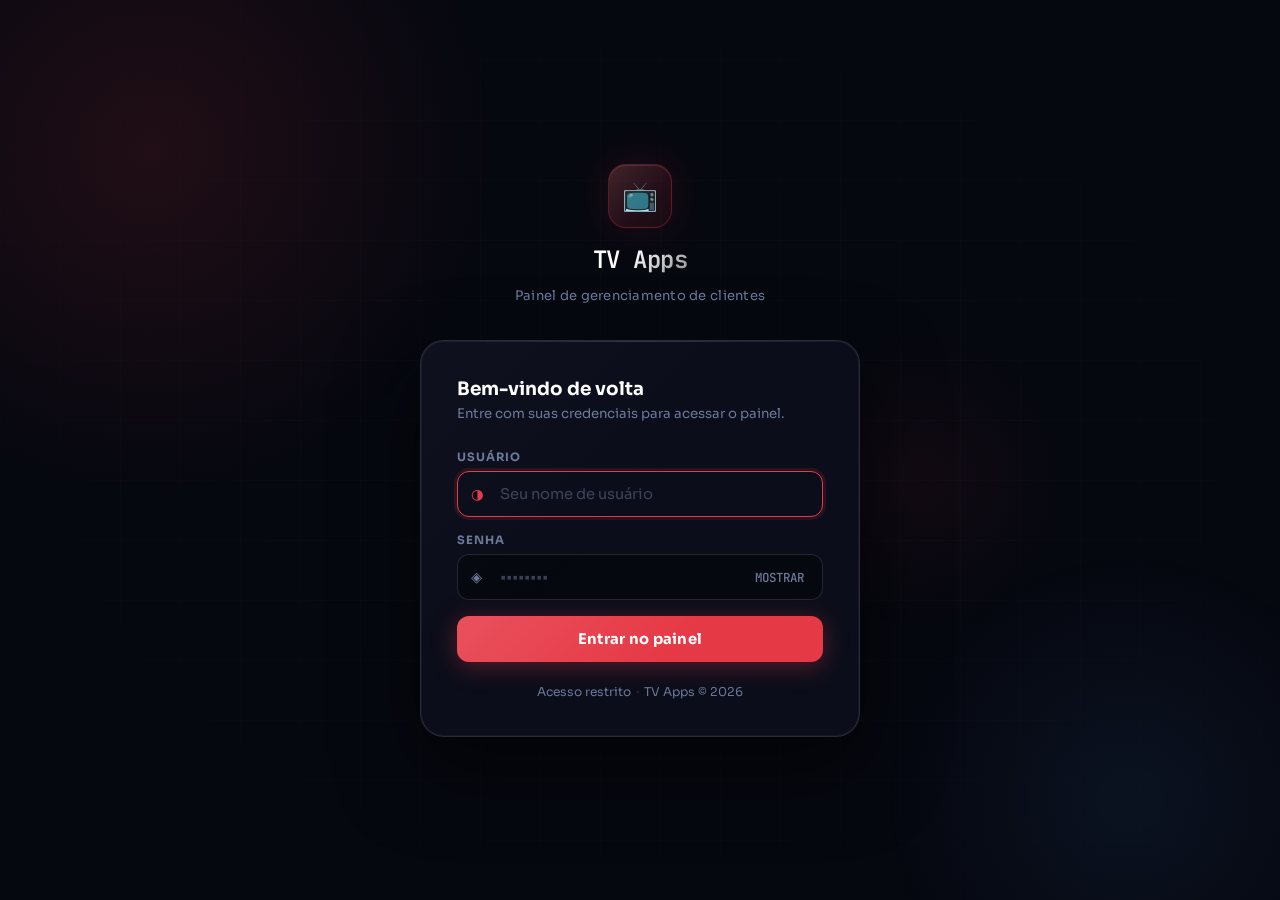
<file: index.html>
<!DOCTYPE html>
<html lang="pt-BR">
<head>
  <meta charset="UTF-8"/>
  <meta name="viewport" content="width=device-width, initial-scale=1.0"/>
  <title>TV Apps — Acesso</title>
  <link rel="preconnect" href="https://fonts.googleapis.com">
  <link rel="preconnect" href="https://fonts.gstatic.com" crossorigin>
  <link href="https://fonts.googleapis.com/css2?family=Sora:wght@300;400;500;600;700;800&family=JetBrains+Mono:wght@400;500;600&display=swap" rel="stylesheet">
  <style>
    :root {
      --red:      #e63946;
      --red-glow: rgba(230,57,70,0.35);
      --red-dim:  rgba(230,57,70,0.12);
      --bg0: #060810;
      --bg1: #0b0e1a;
      --bg2: #111526;
      --bg3: #181e30;
      --border:    rgba(255,255,255,0.07);
      --border-md: rgba(255,255,255,0.12);
      --text:     #dde2f0;
      --text-dim: #6b7899;
      --font: 'Sora', system-ui, sans-serif;
      --mono: 'JetBrains Mono', monospace;
    }

    *, *::before, *::after { margin:0; padding:0; box-sizing:border-box; }

    body {
      font-family: var(--font);
      background: var(--bg0);
      color: var(--text);
      min-height: 100vh;
      display: flex;
      align-items: center;
      justify-content: center;
      overflow: hidden;
      -webkit-font-smoothing: antialiased;
    }

    /* ── Background layers ── */
    .bg-layer {
      position: fixed; inset: 0; pointer-events: none; z-index: 0;
    }
    .bg-glow-1 {
      position: absolute; width: 700px; height: 700px;
      border-radius: 50%;
      background: radial-gradient(circle, rgba(230,57,70,0.12) 0%, transparent 70%);
      top: -200px; left: -200px;
      animation: floatA 12s ease-in-out infinite alternate;
    }
    .bg-glow-2 {
      position: absolute; width: 500px; height: 500px;
      border-radius: 50%;
      background: radial-gradient(circle, rgba(78,158,255,0.07) 0%, transparent 70%);
      bottom: -150px; right: -100px;
      animation: floatB 15s ease-in-out infinite alternate;
    }
    .bg-glow-3 {
      position: absolute; width: 300px; height: 300px;
      border-radius: 50%;
      background: radial-gradient(circle, rgba(230,57,70,0.06) 0%, transparent 70%);
      bottom: 30%; left: 60%;
      animation: floatC 10s ease-in-out infinite alternate;
    }
    @keyframes floatA { from { transform: translate(0,0) scale(1); }   to { transform: translate(60px,40px) scale(1.1); } }
    @keyframes floatB { from { transform: translate(0,0) scale(1); }   to { transform: translate(-40px,-60px) scale(1.15); } }
    @keyframes floatC { from { transform: translate(0,0); }            to { transform: translate(30px,50px); } }

    /* Grid lines decoration */
    .bg-grid {
      position: absolute; inset: 0;
      background-image:
        linear-gradient(rgba(255,255,255,0.015) 1px, transparent 1px),
        linear-gradient(90deg, rgba(255,255,255,0.015) 1px, transparent 1px);
      background-size: 60px 60px;
      mask-image: radial-gradient(ellipse 80% 80% at 50% 50%, black 30%, transparent 100%);
    }

    /* ── Main wrapper ── */
    .login-wrap {
      position: relative; z-index: 1;
      width: min(440px, calc(100vw - 40px));
      display: flex; flex-direction: column; align-items: center; gap: 0;
    }

    /* ── Logo area ── */
    .logo-area {
      display: flex; flex-direction: column; align-items: center;
      margin-bottom: 36px; gap: 12px;
      animation: fadeDown 0.7s cubic-bezier(0.4,0,0.2,1) both;
    }

    .logo-icon {
      width: 64px; height: 64px; border-radius: 18px;
      background: linear-gradient(135deg, rgba(230,57,70,0.2) 0%, rgba(230,57,70,0.08) 100%);
      border: 1px solid rgba(230,57,70,0.3);
      display: flex; align-items: center; justify-content: center;
      font-size: 1.8rem; margin-bottom: 4px;
      box-shadow: 0 0 40px rgba(230,57,70,0.15), inset 0 1px 0 rgba(255,255,255,0.1);
      position: relative; overflow: hidden;
    }
    .logo-icon::before {
      content: ""; position: absolute; inset: 0;
      background: linear-gradient(135deg, rgba(255,255,255,0.08) 0%, transparent 60%);
    }

    .logo-name {
      font-family: var(--mono); font-size: 1.5rem; font-weight: 600;
      color: #fff; letter-spacing: -0.02em;
      background: linear-gradient(135deg, #fff 40%, rgba(255,255,255,0.55));
      -webkit-background-clip: text; -webkit-text-fill-color: transparent;
    }

    .logo-sub {
      font-size: 0.82rem; color: var(--text-dim); letter-spacing: 0.02em;
    }

    /* ── Card ── */
    .login-card {
      width: 100%;
      background: var(--bg1);
      border: 1px solid var(--border-md);
      border-radius: 24px;
      padding: 36px;
      box-shadow: 0 32px 80px rgba(0,0,0,0.6), 0 0 0 1px rgba(255,255,255,0.04) inset;
      animation: fadeUp 0.7s 0.15s cubic-bezier(0.4,0,0.2,1) both;
      position: relative; overflow: hidden;
    }
    .login-card::before {
      content: ""; position: absolute; top: 0; left: 0; right: 0; height: 1px;
      background: linear-gradient(90deg, transparent, rgba(255,255,255,0.12), transparent);
    }
    .login-card::after {
      content: ""; position: absolute; inset: 0; pointer-events: none;
      background: linear-gradient(135deg, rgba(255,255,255,0.02) 0%, transparent 50%);
    }

    .card-header { margin-bottom: 28px; }
    .card-title { font-size: 1.15rem; font-weight: 700; color: #fff; margin-bottom: 5px; }
    .card-sub   { font-size: 0.83rem; color: var(--text-dim); }

    /* ── Fields ── */
    .field { display: flex; flex-direction: column; gap: 7px; margin-bottom: 16px; }
    .field label {
      font-size: 0.72rem; font-weight: 700; text-transform: uppercase;
      letter-spacing: 0.08em; color: var(--text-dim);
    }

    .input-wrap { position: relative; }
    .input-icon {
      position: absolute; left: 14px; top: 50%; transform: translateY(-50%);
      font-size: 0.9rem; color: var(--text-dim); pointer-events: none;
      transition: color 0.2s;
    }

    .field input {
      width: 100%; padding: 13px 14px 13px 42px;
      border-radius: 12px; border: 1px solid var(--border-md);
      background: var(--bg0); color: #fff;
      font-family: var(--font); font-size: 0.92rem; outline: none;
      transition: border-color 0.2s, box-shadow 0.2s, background 0.2s;
      -webkit-appearance: none;
    }
    .field input::placeholder { color: var(--text-dim); opacity: 0.5; }
    .field input:focus {
      border-color: var(--red); background: var(--bg1);
      box-shadow: 0 0 0 3px rgba(230,57,70,0.12);
    }
    .field input:focus + .input-icon,
    .input-wrap:focus-within .input-icon { color: var(--red); }

    /* Mostrar/ocultar senha */
    .toggle-pw {
      position: absolute; right: 13px; top: 50%; transform: translateY(-50%);
      background: none; border: none; color: var(--text-dim); cursor: pointer;
      font-size: 0.78rem; padding: 4px 6px; border-radius: 6px;
      transition: color 0.2s; font-family: var(--mono); font-weight: 500;
    }
    .toggle-pw:hover { color: var(--text); }

    /* ── Error message ── */
    .error-msg {
      display: none; align-items: center; gap: 8px;
      background: rgba(230,57,70,0.1); border: 1px solid rgba(230,57,70,0.25);
      border-radius: 10px; padding: 11px 14px;
      font-size: 0.83rem; color: #ff8088; margin-bottom: 16px;
      animation: shake 0.4s ease;
    }
    .error-msg.show { display: flex; }
    .error-dot { width: 6px; height: 6px; border-radius: 50%; background: var(--red); flex-shrink: 0; }
    @keyframes shake {
      0%,100% { transform: translateX(0); }
      20% { transform: translateX(-6px); }
      40% { transform: translateX(6px); }
      60% { transform: translateX(-4px); }
      80% { transform: translateX(4px); }
    }

    /* ── Submit button ── */
    .btn-login {
      width: 100%; padding: 14px;
      background: var(--red); color: #fff; border: none;
      border-radius: 12px; font-family: var(--font); font-size: 0.92rem;
      font-weight: 700; cursor: pointer; letter-spacing: 0.02em;
      transition: filter 0.2s, transform 0.15s, box-shadow 0.2s;
      box-shadow: 0 4px 24px var(--red-glow);
      position: relative; overflow: hidden;
      display: flex; align-items: center; justify-content: center; gap: 8px;
    }
    .btn-login::before {
      content: ""; position: absolute; inset: 0;
      background: linear-gradient(135deg, rgba(255,255,255,0.12) 0%, transparent 60%);
    }
    .btn-login:hover:not(:disabled) { filter: brightness(1.1); transform: translateY(-2px); box-shadow: 0 8px 32px var(--red-glow); }
    .btn-login:active:not(:disabled) { transform: scale(0.98); }
    .btn-login:disabled { opacity: 0.7; cursor: not-allowed; }

    .btn-spinner {
      display: none; width: 18px; height: 18px;
      border: 2px solid rgba(255,255,255,0.3); border-top-color: #fff;
      border-radius: 50%; animation: spin 0.7s linear infinite;
    }
    .btn-login.loading .btn-text { display: none; }
    .btn-login.loading .btn-spinner { display: block; }
    @keyframes spin { to { transform: rotate(360deg); } }

    /* ── Footer ── */
    .card-footer {
      margin-top: 22px; text-align: center;
      font-size: 0.76rem; color: var(--text-dim);
    }
    .card-footer span { font-family: var(--mono); color: rgba(255,255,255,0.15); }

    /* ── Splash screen (pós-login) ── */
    .splash {
      position: fixed; inset: 0; z-index: 100;
      background: var(--bg0);
      display: none; flex-direction: column;
      align-items: center; justify-content: center; gap: 20px;
    }
    .splash.show { display: flex; }

    .splash-logo {
      display: flex; flex-direction: column; align-items: center; gap: 14px;
      animation: splashIn 0.5s cubic-bezier(0.34,1.3,0.64,1) both;
    }
    .splash-icon {
      width: 80px; height: 80px; border-radius: 22px;
      background: linear-gradient(135deg, rgba(230,57,70,0.25) 0%, rgba(230,57,70,0.1) 100%);
      border: 1px solid rgba(230,57,70,0.4);
      display: flex; align-items: center; justify-content: center;
      font-size: 2.2rem;
      box-shadow: 0 0 60px rgba(230,57,70,0.2);
    }
    .splash-name {
      font-family: var(--mono); font-size: 1.8rem; font-weight: 600;
      background: linear-gradient(135deg, #fff 40%, rgba(255,255,255,0.5));
      -webkit-background-clip: text; -webkit-text-fill-color: transparent;
    }
    .splash-greeting {
      font-size: 0.9rem; color: var(--text-dim); letter-spacing: 0.02em;
    }

    /* Barra de progresso */
    .splash-bar-wrap {
      width: 200px; height: 2px; background: rgba(255,255,255,0.06);
      border-radius: 99px; overflow: hidden;
      animation: splashIn 0.5s 0.2s cubic-bezier(0.34,1.3,0.64,1) both;
    }
    .splash-bar {
      height: 100%; width: 0; border-radius: 99px;
      background: linear-gradient(90deg, var(--red), rgba(230,57,70,0.5));
      box-shadow: 0 0 10px var(--red-glow);
      transition: width 1.8s cubic-bezier(0.4,0,0.2,1);
    }
    .splash-status {
      font-family: var(--mono); font-size: 0.72rem; color: var(--text-dim);
      letter-spacing: 0.1em; text-transform: uppercase;
      animation: splashIn 0.5s 0.3s both;
    }

    @keyframes splashIn { from { opacity:0; transform:translateY(12px) scale(0.97); } to { opacity:1; transform:none; } }

    /* Splash saindo */
    .splash.hide {
      animation: splashOut 0.5s cubic-bezier(0.4,0,0.2,1) forwards;
    }
    @keyframes splashOut {
      from { opacity:1; transform:scale(1); }
      to   { opacity:0; transform:scale(1.03); }
    }

    /* ── Page animations ── */
    @keyframes fadeDown { from { opacity:0; transform:translateY(-20px); } to { opacity:1; transform:none; } }
    @keyframes fadeUp   { from { opacity:0; transform:translateY(20px);  } to { opacity:1; transform:none; } }
  </style>
</head>
<body>

<!-- Background -->
<div class="bg-layer">
  <div class="bg-glow-1"></div>
  <div class="bg-glow-2"></div>
  <div class="bg-glow-3"></div>
  <div class="bg-grid"></div>
</div>

<!-- Login -->
<div class="login-wrap">
  <div class="logo-area">
    <div class="logo-icon">📺</div>
    <div class="logo-name">TV Apps</div>
    <div class="logo-sub">Painel de gerenciamento de clientes</div>
  </div>

  <div class="login-card">
    <div class="card-header">
      <div class="card-title">Bem-vindo de volta</div>
      <div class="card-sub">Entre com suas credenciais para acessar o painel.</div>
    </div>

    <div class="error-msg" id="errorMsg">
      <span class="error-dot"></span>
      <span id="errorText">Usuário ou senha incorretos.</span>
    </div>

    <div class="field">
      <label for="inputUser">Usuário</label>
      <div class="input-wrap">
        <input id="inputUser" type="text" placeholder="Seu nome de usuário" autocomplete="username" spellcheck="false"/>
        <span class="input-icon">◑</span>
      </div>
    </div>

    <div class="field">
      <label for="inputPass">Senha</label>
      <div class="input-wrap">
        <input id="inputPass" type="password" placeholder="••••••••" autocomplete="current-password"/>
        <span class="input-icon">◈</span>
        <button class="toggle-pw" type="button" id="togglePw" onclick="togglePassword()">MOSTRAR</button>
      </div>
    </div>

    <button class="btn-login" id="btnLogin" onclick="handleLogin()">
      <span class="btn-text">Entrar no painel</span>
      <div class="btn-spinner"></div>
    </button>

    <div class="card-footer">
      Acesso restrito <span>·</span> TV Apps &copy; 2026
    </div>
  </div>
</div>

<!-- Splash -->
<div class="splash" id="splash">
  <div class="splash-logo">
    <div class="splash-icon">📺</div>
    <div class="splash-name">TV Apps</div>
    <div class="splash-greeting" id="splashGreeting">Carregando painel...</div>
  </div>
  <div class="splash-bar-wrap">
    <div class="splash-bar" id="splashBar"></div>
  </div>
  <div class="splash-status" id="splashStatus">Iniciando</div>
</div>

<script>
  // ── Credenciais ──────────────────────────────
  const VALID_USER = "TesteX";
  const VALID_PASS = "teste123";

  const statusMessages = [
    "Iniciando",
    "Verificando acesso",
    "Carregando clientes",
    "Preparando painel",
    "Quase pronto",
  ];

  // ── Funções ──────────────────────────────────

  function togglePassword() {
    const input = document.getElementById("inputPass");
    const btn   = document.getElementById("togglePw");
    const show  = input.type === "password";
    input.type  = show ? "text" : "password";
    btn.textContent = show ? "OCULTAR" : "MOSTRAR";
  }

  function showError(msg) {
    const box  = document.getElementById("errorMsg");
    const text = document.getElementById("errorText");
    text.textContent = msg;
    box.classList.remove("show");
    void box.offsetWidth; // reflow para reanimar
    box.classList.add("show");
  }

  function handleLogin() {
    const user = document.getElementById("inputUser").value.trim();
    const pass = document.getElementById("inputPass").value;
    const btn  = document.getElementById("btnLogin");

    if (!user || !pass) { showError("Preencha usuário e senha."); return; }
    if (user !== VALID_USER || pass !== VALID_PASS) {
      showError("Usuário ou senha incorretos.");
      document.getElementById("inputPass").value = "";
      document.getElementById("inputPass").focus();
      return;
    }

    // Correto — inicia loading
    btn.classList.add("loading");
    btn.disabled = true;
    document.getElementById("errorMsg").classList.remove("show");

    setTimeout(startSplash, 600);
  }

  function startSplash() {
    const splash  = document.getElementById("splash");
    const bar     = document.getElementById("splashBar");
    const status  = document.getElementById("splashStatus");
    const greeting= document.getElementById("splashGreeting");
    const user    = document.getElementById("inputUser").value.trim();

    greeting.textContent = `Olá, ${user}! Preparando tudo para você...`;
    splash.classList.add("show");

    // Anima barra e troca status
    let step = 0;
    setTimeout(() => { bar.style.width = "100%"; }, 50);

    const interval = setInterval(() => {
      step++;
      if (step < statusMessages.length) {
        status.textContent = statusMessages[step];
      }
    }, 360);

    // Após 2s, redireciona
    setTimeout(() => {
      clearInterval(interval);
      status.textContent = "Abrindo painel";
      splash.classList.add("hide");
      setTimeout(() => { window.location.href = "principal.html"; }, 500);
    }, 2000);
  }

  // Enter para logar
  document.addEventListener("keydown", e => {
    if (e.key === "Enter") handleLogin();
  });

  // Focus no campo de usuário ao carregar
  window.addEventListener("load", () => {
    document.getElementById("inputUser").focus();
  });
</script>
</body>
</html>
</file>
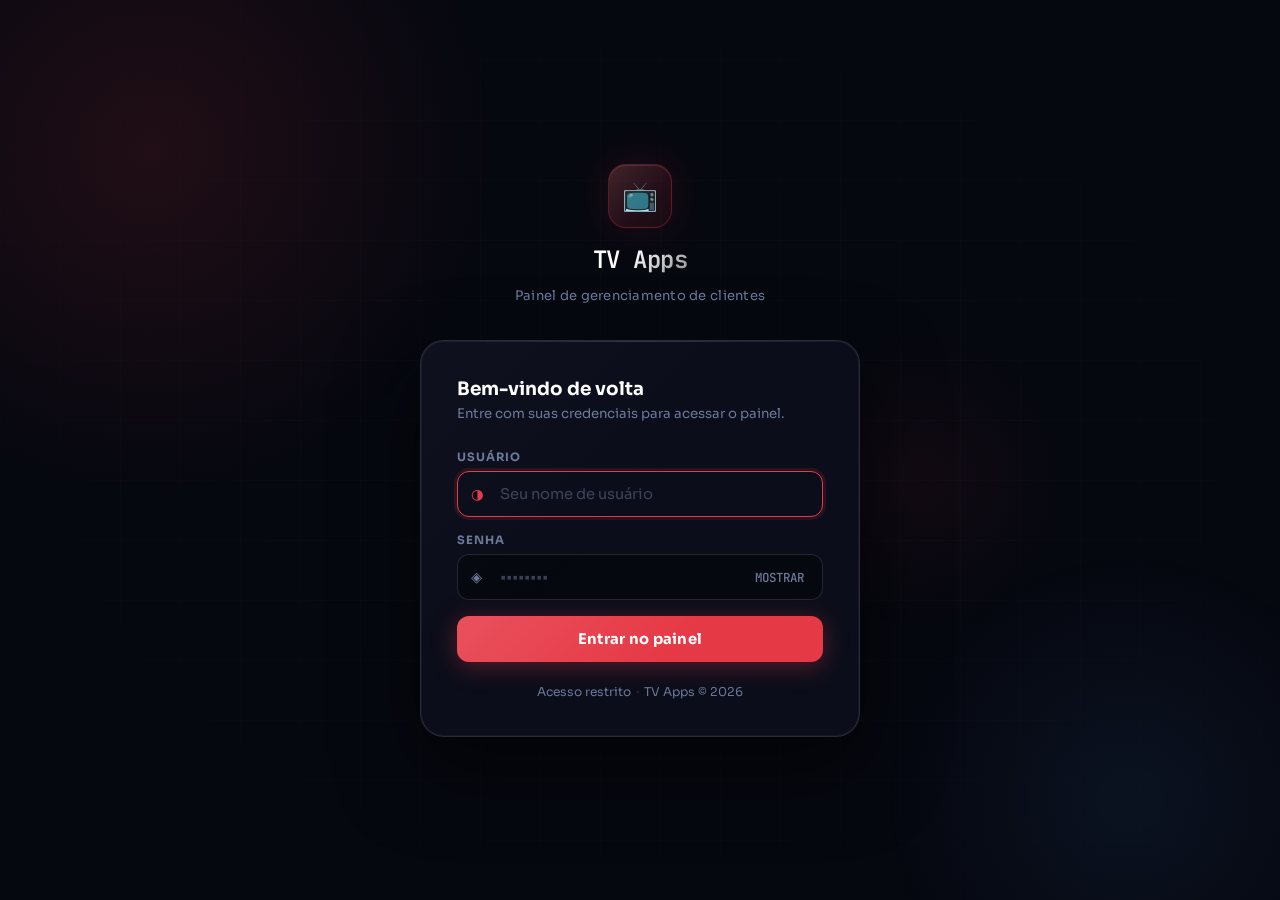
<file: login.html>
<!DOCTYPE html>
<html lang="pt-BR">
<head>
  <meta charset="UTF-8"/>
  <meta name="viewport" content="width=device-width, initial-scale=1.0"/>
  <title>TV Apps — Acesso</title>
  <link rel="preconnect" href="https://fonts.googleapis.com">
  <link rel="preconnect" href="https://fonts.gstatic.com" crossorigin>
  <link href="https://fonts.googleapis.com/css2?family=Sora:wght@300;400;500;600;700;800&family=JetBrains+Mono:wght@400;500;600&display=swap" rel="stylesheet">
  <style>
    :root {
      --red:      #e63946;
      --red-glow: rgba(230,57,70,0.35);
      --red-dim:  rgba(230,57,70,0.12);
      --bg0: #060810;
      --bg1: #0b0e1a;
      --bg2: #111526;
      --bg3: #181e30;
      --border:    rgba(255,255,255,0.07);
      --border-md: rgba(255,255,255,0.12);
      --text:     #dde2f0;
      --text-dim: #6b7899;
      --font: 'Sora', system-ui, sans-serif;
      --mono: 'JetBrains Mono', monospace;
    }

    *, *::before, *::after { margin:0; padding:0; box-sizing:border-box; }

    body {
      font-family: var(--font);
      background: var(--bg0);
      color: var(--text);
      min-height: 100vh;
      display: flex;
      align-items: center;
      justify-content: center;
      overflow: hidden;
      -webkit-font-smoothing: antialiased;
    }

    /* ── Background layers ── */
    .bg-layer {
      position: fixed; inset: 0; pointer-events: none; z-index: 0;
    }
    .bg-glow-1 {
      position: absolute; width: 700px; height: 700px;
      border-radius: 50%;
      background: radial-gradient(circle, rgba(230,57,70,0.12) 0%, transparent 70%);
      top: -200px; left: -200px;
      animation: floatA 12s ease-in-out infinite alternate;
    }
    .bg-glow-2 {
      position: absolute; width: 500px; height: 500px;
      border-radius: 50%;
      background: radial-gradient(circle, rgba(78,158,255,0.07) 0%, transparent 70%);
      bottom: -150px; right: -100px;
      animation: floatB 15s ease-in-out infinite alternate;
    }
    .bg-glow-3 {
      position: absolute; width: 300px; height: 300px;
      border-radius: 50%;
      background: radial-gradient(circle, rgba(230,57,70,0.06) 0%, transparent 70%);
      bottom: 30%; left: 60%;
      animation: floatC 10s ease-in-out infinite alternate;
    }
    @keyframes floatA { from { transform: translate(0,0) scale(1); }   to { transform: translate(60px,40px) scale(1.1); } }
    @keyframes floatB { from { transform: translate(0,0) scale(1); }   to { transform: translate(-40px,-60px) scale(1.15); } }
    @keyframes floatC { from { transform: translate(0,0); }            to { transform: translate(30px,50px); } }

    /* Grid lines decoration */
    .bg-grid {
      position: absolute; inset: 0;
      background-image:
        linear-gradient(rgba(255,255,255,0.015) 1px, transparent 1px),
        linear-gradient(90deg, rgba(255,255,255,0.015) 1px, transparent 1px);
      background-size: 60px 60px;
      mask-image: radial-gradient(ellipse 80% 80% at 50% 50%, black 30%, transparent 100%);
    }

    /* ── Main wrapper ── */
    .login-wrap {
      position: relative; z-index: 1;
      width: min(440px, calc(100vw - 40px));
      display: flex; flex-direction: column; align-items: center; gap: 0;
    }

    /* ── Logo area ── */
    .logo-area {
      display: flex; flex-direction: column; align-items: center;
      margin-bottom: 36px; gap: 12px;
      animation: fadeDown 0.7s cubic-bezier(0.4,0,0.2,1) both;
    }

    .logo-icon {
      width: 64px; height: 64px; border-radius: 18px;
      background: linear-gradient(135deg, rgba(230,57,70,0.2) 0%, rgba(230,57,70,0.08) 100%);
      border: 1px solid rgba(230,57,70,0.3);
      display: flex; align-items: center; justify-content: center;
      font-size: 1.8rem; margin-bottom: 4px;
      box-shadow: 0 0 40px rgba(230,57,70,0.15), inset 0 1px 0 rgba(255,255,255,0.1);
      position: relative; overflow: hidden;
    }
    .logo-icon::before {
      content: ""; position: absolute; inset: 0;
      background: linear-gradient(135deg, rgba(255,255,255,0.08) 0%, transparent 60%);
    }

    .logo-name {
      font-family: var(--mono); font-size: 1.5rem; font-weight: 600;
      color: #fff; letter-spacing: -0.02em;
      background: linear-gradient(135deg, #fff 40%, rgba(255,255,255,0.55));
      -webkit-background-clip: text; -webkit-text-fill-color: transparent;
    }

    .logo-sub {
      font-size: 0.82rem; color: var(--text-dim); letter-spacing: 0.02em;
    }

    /* ── Card ── */
    .login-card {
      width: 100%;
      background: var(--bg1);
      border: 1px solid var(--border-md);
      border-radius: 24px;
      padding: 36px;
      box-shadow: 0 32px 80px rgba(0,0,0,0.6), 0 0 0 1px rgba(255,255,255,0.04) inset;
      animation: fadeUp 0.7s 0.15s cubic-bezier(0.4,0,0.2,1) both;
      position: relative; overflow: hidden;
    }
    .login-card::before {
      content: ""; position: absolute; top: 0; left: 0; right: 0; height: 1px;
      background: linear-gradient(90deg, transparent, rgba(255,255,255,0.12), transparent);
    }
    .login-card::after {
      content: ""; position: absolute; inset: 0; pointer-events: none;
      background: linear-gradient(135deg, rgba(255,255,255,0.02) 0%, transparent 50%);
    }

    .card-header { margin-bottom: 28px; }
    .card-title { font-size: 1.15rem; font-weight: 700; color: #fff; margin-bottom: 5px; }
    .card-sub   { font-size: 0.83rem; color: var(--text-dim); }

    /* ── Fields ── */
    .field { display: flex; flex-direction: column; gap: 7px; margin-bottom: 16px; }
    .field label {
      font-size: 0.72rem; font-weight: 700; text-transform: uppercase;
      letter-spacing: 0.08em; color: var(--text-dim);
    }

    .input-wrap { position: relative; }
    .input-icon {
      position: absolute; left: 14px; top: 50%; transform: translateY(-50%);
      font-size: 0.9rem; color: var(--text-dim); pointer-events: none;
      transition: color 0.2s;
    }

    .field input {
      width: 100%; padding: 13px 14px 13px 42px;
      border-radius: 12px; border: 1px solid var(--border-md);
      background: var(--bg0); color: #fff;
      font-family: var(--font); font-size: 0.92rem; outline: none;
      transition: border-color 0.2s, box-shadow 0.2s, background 0.2s;
      -webkit-appearance: none;
    }
    .field input::placeholder { color: var(--text-dim); opacity: 0.5; }
    .field input:focus {
      border-color: var(--red); background: var(--bg1);
      box-shadow: 0 0 0 3px rgba(230,57,70,0.12);
    }
    .field input:focus + .input-icon,
    .input-wrap:focus-within .input-icon { color: var(--red); }

    /* Mostrar/ocultar senha */
    .toggle-pw {
      position: absolute; right: 13px; top: 50%; transform: translateY(-50%);
      background: none; border: none; color: var(--text-dim); cursor: pointer;
      font-size: 0.78rem; padding: 4px 6px; border-radius: 6px;
      transition: color 0.2s; font-family: var(--mono); font-weight: 500;
    }
    .toggle-pw:hover { color: var(--text); }

    /* ── Error message ── */
    .error-msg {
      display: none; align-items: center; gap: 8px;
      background: rgba(230,57,70,0.1); border: 1px solid rgba(230,57,70,0.25);
      border-radius: 10px; padding: 11px 14px;
      font-size: 0.83rem; color: #ff8088; margin-bottom: 16px;
      animation: shake 0.4s ease;
    }
    .error-msg.show { display: flex; }
    .error-dot { width: 6px; height: 6px; border-radius: 50%; background: var(--red); flex-shrink: 0; }
    @keyframes shake {
      0%,100% { transform: translateX(0); }
      20% { transform: translateX(-6px); }
      40% { transform: translateX(6px); }
      60% { transform: translateX(-4px); }
      80% { transform: translateX(4px); }
    }

    /* ── Submit button ── */
    .btn-login {
      width: 100%; padding: 14px;
      background: var(--red); color: #fff; border: none;
      border-radius: 12px; font-family: var(--font); font-size: 0.92rem;
      font-weight: 700; cursor: pointer; letter-spacing: 0.02em;
      transition: filter 0.2s, transform 0.15s, box-shadow 0.2s;
      box-shadow: 0 4px 24px var(--red-glow);
      position: relative; overflow: hidden;
      display: flex; align-items: center; justify-content: center; gap: 8px;
    }
    .btn-login::before {
      content: ""; position: absolute; inset: 0;
      background: linear-gradient(135deg, rgba(255,255,255,0.12) 0%, transparent 60%);
    }
    .btn-login:hover:not(:disabled) { filter: brightness(1.1); transform: translateY(-2px); box-shadow: 0 8px 32px var(--red-glow); }
    .btn-login:active:not(:disabled) { transform: scale(0.98); }
    .btn-login:disabled { opacity: 0.7; cursor: not-allowed; }

    .btn-spinner {
      display: none; width: 18px; height: 18px;
      border: 2px solid rgba(255,255,255,0.3); border-top-color: #fff;
      border-radius: 50%; animation: spin 0.7s linear infinite;
    }
    .btn-login.loading .btn-text { display: none; }
    .btn-login.loading .btn-spinner { display: block; }
    @keyframes spin { to { transform: rotate(360deg); } }

    /* ── Footer ── */
    .card-footer {
      margin-top: 22px; text-align: center;
      font-size: 0.76rem; color: var(--text-dim);
    }
    .card-footer span { font-family: var(--mono); color: rgba(255,255,255,0.15); }

    /* ── Splash screen (pós-login) ── */
    .splash {
      position: fixed; inset: 0; z-index: 100;
      background: var(--bg0);
      display: none; flex-direction: column;
      align-items: center; justify-content: center; gap: 20px;
    }
    .splash.show { display: flex; }

    .splash-logo {
      display: flex; flex-direction: column; align-items: center; gap: 14px;
      animation: splashIn 0.5s cubic-bezier(0.34,1.3,0.64,1) both;
    }
    .splash-icon {
      width: 80px; height: 80px; border-radius: 22px;
      background: linear-gradient(135deg, rgba(230,57,70,0.25) 0%, rgba(230,57,70,0.1) 100%);
      border: 1px solid rgba(230,57,70,0.4);
      display: flex; align-items: center; justify-content: center;
      font-size: 2.2rem;
      box-shadow: 0 0 60px rgba(230,57,70,0.2);
    }
    .splash-name {
      font-family: var(--mono); font-size: 1.8rem; font-weight: 600;
      background: linear-gradient(135deg, #fff 40%, rgba(255,255,255,0.5));
      -webkit-background-clip: text; -webkit-text-fill-color: transparent;
    }
    .splash-greeting {
      font-size: 0.9rem; color: var(--text-dim); letter-spacing: 0.02em;
    }

    /* Barra de progresso */
    .splash-bar-wrap {
      width: 200px; height: 2px; background: rgba(255,255,255,0.06);
      border-radius: 99px; overflow: hidden;
      animation: splashIn 0.5s 0.2s cubic-bezier(0.34,1.3,0.64,1) both;
    }
    .splash-bar {
      height: 100%; width: 0; border-radius: 99px;
      background: linear-gradient(90deg, var(--red), rgba(230,57,70,0.5));
      box-shadow: 0 0 10px var(--red-glow);
      transition: width 1.8s cubic-bezier(0.4,0,0.2,1);
    }
    .splash-status {
      font-family: var(--mono); font-size: 0.72rem; color: var(--text-dim);
      letter-spacing: 0.1em; text-transform: uppercase;
      animation: splashIn 0.5s 0.3s both;
    }

    @keyframes splashIn { from { opacity:0; transform:translateY(12px) scale(0.97); } to { opacity:1; transform:none; } }

    /* Splash saindo */
    .splash.hide {
      animation: splashOut 0.5s cubic-bezier(0.4,0,0.2,1) forwards;
    }
    @keyframes splashOut {
      from { opacity:1; transform:scale(1); }
      to   { opacity:0; transform:scale(1.03); }
    }

    /* ── Page animations ── */
    @keyframes fadeDown { from { opacity:0; transform:translateY(-20px); } to { opacity:1; transform:none; } }
    @keyframes fadeUp   { from { opacity:0; transform:translateY(20px);  } to { opacity:1; transform:none; } }
  </style>
</head>
<body>

<!-- Background -->
<div class="bg-layer">
  <div class="bg-glow-1"></div>
  <div class="bg-glow-2"></div>
  <div class="bg-glow-3"></div>
  <div class="bg-grid"></div>
</div>

<!-- Login -->
<div class="login-wrap">
  <div class="logo-area">
    <div class="logo-icon">📺</div>
    <div class="logo-name">TV Apps</div>
    <div class="logo-sub">Painel de gerenciamento de clientes</div>
  </div>

  <div class="login-card">
    <div class="card-header">
      <div class="card-title">Bem-vindo de volta</div>
      <div class="card-sub">Entre com suas credenciais para acessar o painel.</div>
    </div>

    <div class="error-msg" id="errorMsg">
      <span class="error-dot"></span>
      <span id="errorText">Usuário ou senha incorretos.</span>
    </div>

    <div class="field">
      <label for="inputUser">Usuário</label>
      <div class="input-wrap">
        <input id="inputUser" type="text" placeholder="Seu nome de usuário" autocomplete="username" spellcheck="false"/>
        <span class="input-icon">◑</span>
      </div>
    </div>

    <div class="field">
      <label for="inputPass">Senha</label>
      <div class="input-wrap">
        <input id="inputPass" type="password" placeholder="••••••••" autocomplete="current-password"/>
        <span class="input-icon">◈</span>
        <button class="toggle-pw" type="button" id="togglePw" onclick="togglePassword()">MOSTRAR</button>
      </div>
    </div>

    <button class="btn-login" id="btnLogin" onclick="handleLogin()">
      <span class="btn-text">Entrar no painel</span>
      <div class="btn-spinner"></div>
    </button>

    <div class="card-footer">
      Acesso restrito <span>·</span> TV Apps &copy; 2026
    </div>
  </div>
</div>

<!-- Splash -->
<div class="splash" id="splash">
  <div class="splash-logo">
    <div class="splash-icon">📺</div>
    <div class="splash-name">TV Apps</div>
    <div class="splash-greeting" id="splashGreeting">Carregando painel...</div>
  </div>
  <div class="splash-bar-wrap">
    <div class="splash-bar" id="splashBar"></div>
  </div>
  <div class="splash-status" id="splashStatus">Iniciando</div>
</div>

<script>
  // ── Credenciais ──────────────────────────────
  const VALID_USER = "TesteX";
  const VALID_PASS = "teste123";

  const statusMessages = [
    "Iniciando",
    "Verificando acesso",
    "Carregando clientes",
    "Preparando painel",
    "Quase pronto",
  ];

  // ── Funções ──────────────────────────────────

  function togglePassword() {
    const input = document.getElementById("inputPass");
    const btn   = document.getElementById("togglePw");
    const show  = input.type === "password";
    input.type  = show ? "text" : "password";
    btn.textContent = show ? "OCULTAR" : "MOSTRAR";
  }

  function showError(msg) {
    const box  = document.getElementById("errorMsg");
    const text = document.getElementById("errorText");
    text.textContent = msg;
    box.classList.remove("show");
    void box.offsetWidth; // reflow para reanimar
    box.classList.add("show");
  }

  function handleLogin() {
    const user = document.getElementById("inputUser").value.trim();
    const pass = document.getElementById("inputPass").value;
    const btn  = document.getElementById("btnLogin");

    if (!user || !pass) { showError("Preencha usuário e senha."); return; }
    if (user !== VALID_USER || pass !== VALID_PASS) {
      showError("Usuário ou senha incorretos.");
      document.getElementById("inputPass").value = "";
      document.getElementById("inputPass").focus();
      return;
    }

    // Correto — inicia loading
    btn.classList.add("loading");
    btn.disabled = true;
    document.getElementById("errorMsg").classList.remove("show");

    setTimeout(startSplash, 600);
  }

  function startSplash() {
    const splash  = document.getElementById("splash");
    const bar     = document.getElementById("splashBar");
    const status  = document.getElementById("splashStatus");
    const greeting= document.getElementById("splashGreeting");
    const user    = document.getElementById("inputUser").value.trim();

    greeting.textContent = `Olá, ${user}! Preparando tudo para você...`;
    splash.classList.add("show");

    // Anima barra e troca status
    let step = 0;
    setTimeout(() => { bar.style.width = "100%"; }, 50);

    const interval = setInterval(() => {
      step++;
      if (step < statusMessages.length) {
        status.textContent = statusMessages[step];
      }
    }, 360);

    // Após 2s, redireciona
    setTimeout(() => {
      clearInterval(interval);
      status.textContent = "Abrindo painel";
      splash.classList.add("hide");
      setTimeout(() => { window.location.href = "index.html"; }, 500);
    }, 2000);
  }

  // Enter para logar
  document.addEventListener("keydown", e => {
    if (e.key === "Enter") handleLogin();
  });

  // Focus no campo de usuário ao carregar
  window.addEventListener("load", () => {
    document.getElementById("inputUser").focus();
  });
</script>
</body>
</html>
</file>
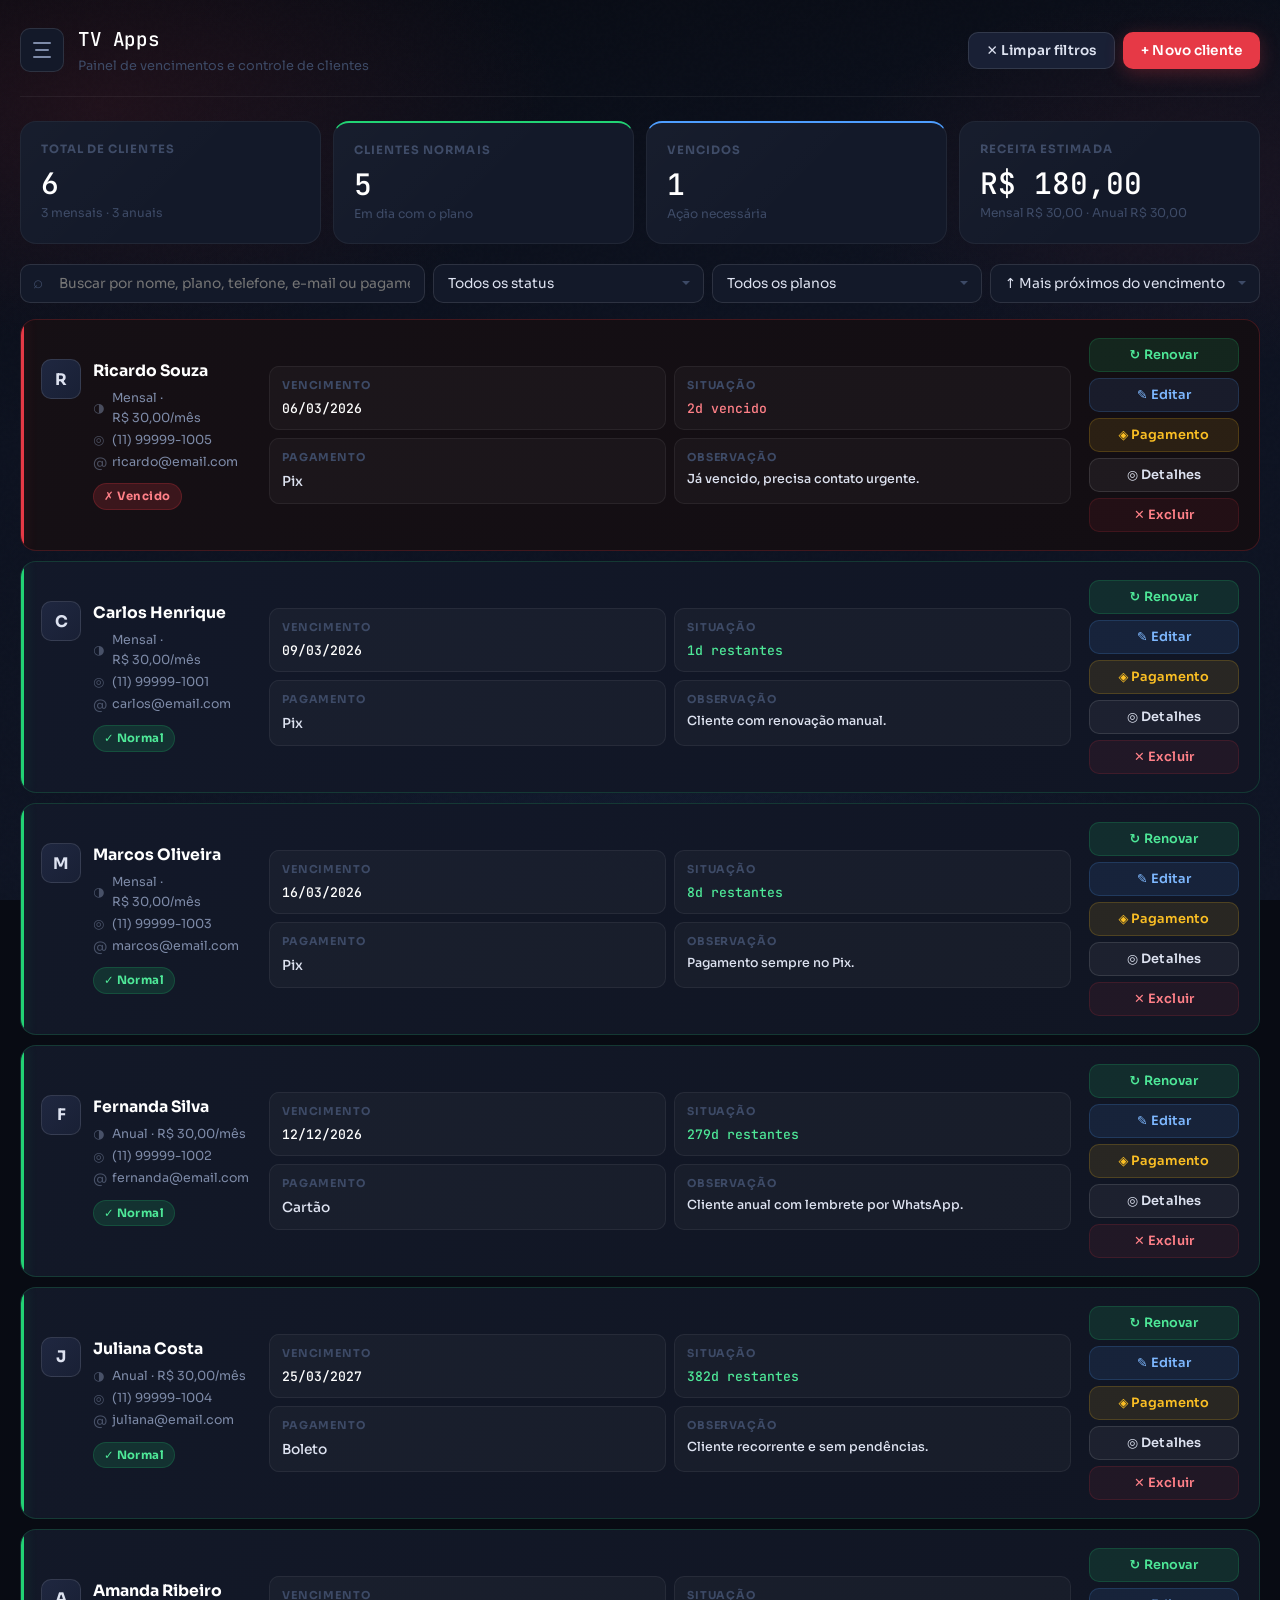
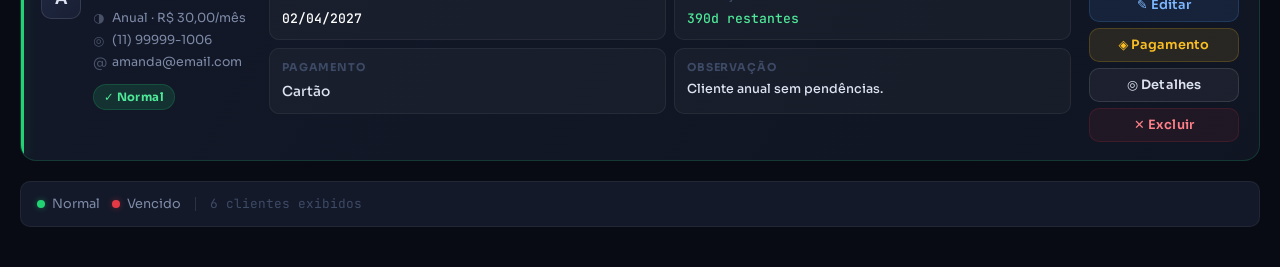
<file: principal.html>
<!DOCTYPE html>
<html lang="pt-BR">
<head>
  <meta charset="UTF-8"/>
  <meta name="viewport" content="width=device-width, initial-scale=1.0"/>
  <title>TV Apps — Painel de Clientes</title>
  <link rel="preconnect" href="https://fonts.googleapis.com">
  <link rel="preconnect" href="https://fonts.gstatic.com" crossorigin>
  <link href="https://fonts.googleapis.com/css2?family=Sora:wght@300;400;500;600;700&family=Inter:wght@300;400;500;600;700&family=JetBrains+Mono:wght@400;500&display=swap" rel="stylesheet">
  <link rel="stylesheet" href="style.css"/>
</head>
<body>

<!-- TOAST -->
<div class="toast-container" id="toastContainer"></div>

<!-- ═══════════════════════════════════════════
     MODAL UTILITÁRIO (menu ☰)
═══════════════════════════════════════════ -->
<div class="utility-modal-overlay" id="utilityModal" onclick="handleUtilityModalOverlay(event)">
  <div class="utility-modal-card" role="dialog" aria-modal="true">

    <div class="modal-header">
      <div class="modal-title">
        <div class="modal-title-icon">⚙</div>
        <div>
          <h3>Menu do painel</h3>
          <p>Configurações, faturamento e ajuda.</p>
        </div>
      </div>
      <button class="close-btn" onclick="closeUtilityModal()">✕</button>
    </div>

    <div class="modal-tabs scrollable-tabs">
      <button class="tab-btn active" id="utilityTabConfiguracoesBtn" onclick="openUtilityPanel('configuracoes')">⚙ Configurações</button>
      <button class="tab-btn" id="utilityTabPlanosBtn"         onclick="openUtilityPanel('planos')">💎 Planos e valores</button>
      <button class="tab-btn" id="utilityTabVisualBtn"         onclick="openUtilityPanel('visual')">🎨 Visual</button>
      <button class="tab-btn" id="utilityTabFaturamentoBtn"    onclick="openUtilityPanel('faturamento')">◈ Faturamento</button>
      <button class="tab-btn" id="utilityTabComoUsarBtn"       onclick="openUtilityPanel('como-usar')">◎ Como usar</button>
      <button class="tab-btn" id="utilityTabFaqBtn"            onclick="openUtilityPanel('faq')">? FAQ</button>
    </div>

    <div class="modal-body">

      <!-- CONFIGURAÇÕES -->
      <div class="utility-panel active" id="panel-configuracoes">
        <div class="panel-title">
          <h3>Configurações do painel</h3>
          <p>Integração, mensagens e preferências gerais.</p>
        </div>
        <div class="settings-grid">
          <div class="settings-card">
            <div class="settings-card-icon">⚡</div>
            <h4>Webhook do Make</h4>
            <p>Configure a URL para enviar notificações automáticas e integrar renovações, mensagens e cobranças.</p>
            <div class="settings-actions">
              <button class="btn btn-secondary" onclick="showToast('Configuração de webhook em breve.','info')">Configurar webhook</button>
            </div>
          </div>
          <div class="settings-card">
            <div class="settings-card-icon">🔔</div>
            <h4>Mensagens automáticas</h4>
            <p>Defina quando o sistema deve avisar sobre vencimento, renovação e pagamento pendente.</p>
            <div class="settings-actions">
              <button class="btn btn-secondary" onclick="showToast('Regras de mensagens em breve.','info')">Ajustar avisos</button>
            </div>
          </div>
          <div class="settings-card settings-card--highlight" onclick="openUtilityPanel('planos')" style="cursor:pointer">
            <div class="settings-card-icon">💎</div>
            <h4>Planos e valores</h4>
            <p>Configure o valor cobrado em cada plano. As mudanças atualizam receita e gráficos em tempo real.</p>
            <div class="settings-actions">
              <button class="btn btn-primary" onclick="event.stopPropagation();openUtilityPanel('planos')">Configurar valores</button>
            </div>
          </div>
          <div class="settings-card settings-card--highlight" onclick="openUtilityPanel('visual')" style="cursor:pointer">
            <div class="settings-card-icon">🎨</div>
            <h4>Visual do sistema</h4>
            <p>Troque a cor de destaque, fonte e arredondamento dos elementos do painel.</p>
            <div class="settings-actions">
              <button class="btn btn-primary" onclick="event.stopPropagation();openUtilityPanel('visual')">Personalizar</button>
            </div>
          </div>
        </div>
      </div>

      <!-- PLANOS E VALORES -->
      <div class="utility-panel" id="panel-planos">
        <div class="panel-title">
          <h3>Planos e valores</h3>
          <p>Defina o valor cobrado em cada plano. A receita estimada e o gráfico atualizam automaticamente.</p>
        </div>

        <div class="plan-editor">
          <div class="plan-editor-inputs">
            <div class="plan-input-card">
              <div class="plan-input-icon">📅</div>
              <div class="plan-input-info">
                <h4>Plano Mensal</h4>
                <p>Renovação a cada 30 dias</p>
              </div>
              <div class="plan-input-field">
                <span class="plan-prefix">R$</span>
                <input id="planMonthlyValue" type="number" min="0" step="0.01" placeholder="30.00" oninput="updatePlanPreview()"/>
              </div>
            </div>
            <div class="plan-input-card">
              <div class="plan-input-icon">🗓</div>
              <div class="plan-input-info">
                <h4>Plano Anual</h4>
                <p>Renovação a cada 12 meses</p>
              </div>
              <div class="plan-input-field">
                <span class="plan-prefix">R$</span>
                <input id="planAnnualValue" type="number" min="0" step="0.01" placeholder="30.00" oninput="updatePlanPreview()"/>
              </div>
            </div>
          </div>

          <div class="plan-preview">
            <div class="plan-preview-title">Prévia do impacto</div>
            <div class="plan-preview-grid">
              <div class="plan-preview-row plan-preview-header">
                <span>Plano</span><span>Clientes</span><span>Valor unit.</span><span>Total</span>
              </div>
              <div class="plan-preview-row">
                <span>Mensal</span>
                <span id="previewMonthlyClients">—</span>
                <span id="previewMonthlyValue">—</span>
                <span id="previewMonthlyTotal" class="plan-preview-total">—</span>
              </div>
              <div class="plan-preview-row">
                <span>Anual</span>
                <span id="previewAnnualClients">—</span>
                <span id="previewAnnualValue">—</span>
                <span id="previewAnnualTotal" class="plan-preview-total">—</span>
              </div>
              <div class="plan-preview-row plan-preview-sum">
                <span style="grid-column:1/4">Receita estimada total</span>
                <span id="previewGrandTotal" class="plan-preview-grand">—</span>
              </div>
            </div>
          </div>

          <div class="plan-editor-actions">
            <button class="btn btn-ghost" onclick="resetPlanValues()">↺ Resetar para R$ 30,00</button>
            <button class="btn btn-primary" onclick="savePlanValues()">Salvar e aplicar</button>
          </div>
        </div>
      </div>

      <!-- VISUAL -->
      <div class="utility-panel" id="panel-visual">
        <div class="panel-title">
          <h3>Visual do sistema</h3>
          <p>Personalize cor de destaque, tipografia e bordas. As mudanças são aplicadas imediatamente.</p>
        </div>

        <div class="visual-editor">

          <!-- Cores -->
          <div class="visual-section">
            <div class="visual-section-label">Cor de destaque</div>
            <div class="visual-section-desc">Usada em botões primários, barras de status e badges.</div>
            <div class="theme-grid">
              <button class="theme-btn active" data-theme="vermelho" onclick="selectTheme('vermelho')">
                <span class="theme-swatch" style="background:#e63946"></span>
                <span>Vermelho</span>
              </button>
              <button class="theme-btn" data-theme="azul" onclick="selectTheme('azul')">
                <span class="theme-swatch" style="background:#3b82f6"></span>
                <span>Azul</span>
              </button>
              <button class="theme-btn" data-theme="roxo" onclick="selectTheme('roxo')">
                <span class="theme-swatch" style="background:#8b5cf6"></span>
                <span>Roxo</span>
              </button>
              <button class="theme-btn" data-theme="verde" onclick="selectTheme('verde')">
                <span class="theme-swatch" style="background:#10b981"></span>
                <span>Verde</span>
              </button>
              <button class="theme-btn" data-theme="laranja" onclick="selectTheme('laranja')">
                <span class="theme-swatch" style="background:#f97316"></span>
                <span>Laranja</span>
              </button>
            </div>
          </div>

          <!-- Fonte -->
          <div class="visual-section">
            <div class="visual-section-label">Tipografia</div>
            <div class="visual-section-desc">Fonte usada em todo o painel.</div>
            <div class="font-grid">
              <button class="font-btn active" data-font="sora" onclick="selectFont('sora')" style="font-family:'Sora',sans-serif">
                Sora — <span class="font-sample">Painel TV Apps</span>
              </button>
              <button class="font-btn" data-font="inter" onclick="selectFont('inter')" style="font-family:'Inter',sans-serif">
                Inter — <span class="font-sample">Painel TV Apps</span>
              </button>
              <button class="font-btn" data-font="mono" onclick="selectFont('mono')" style="font-family:'JetBrains Mono',monospace">
                Mono — <span class="font-sample">Painel TV Apps</span>
              </button>
            </div>
          </div>

          <!-- Raio de borda -->
          <div class="visual-section">
            <div class="visual-section-label">Arredondamento</div>
            <div class="visual-section-desc">Define o raio das bordas dos cards e botões.</div>
            <div class="radius-control">
              <input type="range" id="radiusSlider" min="4" max="28" step="2" value="16"
                     oninput="onRadiusChange(this.value)"/>
              <span class="radius-label" id="radiusLabel">16px</span>
            </div>
            <div class="radius-preview">
              <div class="radius-preview-box" id="radiusPreviewBox">Prévia do arredondamento</div>
            </div>
          </div>

          <!-- Prévia -->
          <div class="visual-section">
            <div class="visual-section-label">Prévia do card</div>
            <div id="visualPreviewBox" class="visual-preview-card">
              <div class="vp-name">Carlos Henrique</div>
              <div class="vp-sub">Mensal · Pix · R$ 30,00/mês</div>
              <div class="vp-badge">✓ Normal</div>
              <div class="vp-btn">↻ Renovar</div>
            </div>
          </div>

          <div class="visual-editor-actions">
            <button class="btn btn-ghost" onclick="resetVisual()">↺ Resetar padrão</button>
            <button class="btn btn-primary" onclick="saveVisual()">Salvar visual</button>
          </div>
        </div>
      </div>

      <!-- FATURAMENTO -->
      <div class="utility-panel" id="panel-faturamento">
        <div class="panel-title">
          <h3>Faturamento</h3>
          <p>Resumo de receita estimada com base nos planos cadastrados.</p>
        </div>
        <div class="billing-stats" id="billingStats"></div>
        <div class="billing-chart-wrap">
          <div class="panel-title chart-title">
            <h3>Receita semanal estimada</h3>
            <p>Calculada com base nos valores atuais dos planos.</p>
          </div>
          <div class="billing-chart" id="billingChart"></div>
        </div>
      </div>

      <!-- COMO USAR -->
      <div class="utility-panel" id="panel-como-usar">
        <div class="panel-title">
          <h3>Como usar o painel</h3>
          <p>Guia rápido para o uso diário do sistema.</p>
        </div>
        <div class="help-grid">
          <div class="help-card"><div class="help-step">01</div><h4>Encontre o cliente</h4><p>Use a busca por nome, telefone, e-mail, plano ou método de pagamento. Filtre entre todos, normais ou vencidos.</p></div>
          <div class="help-card"><div class="help-step">02</div><h4>Leia a situação</h4><p>Os cards mostram vencimento, pagamento, tempo restante e observações em destaque visual por cor.</p></div>
          <div class="help-card"><div class="help-step">03</div><h4>Ações rápidas</h4><p>Use Renovar, Editar, Pagamento e Detalhes para atualizar cada cadastro sem sair da tela principal.</p></div>
          <div class="help-card"><div class="help-step">04</div><h4>Janelas de edição</h4><p>Edite dados, pagamento e veja detalhes completos em abas separadas dentro da mesma janela.</p></div>
        </div>
      </div>

      <!-- FAQ -->
      <div class="utility-panel" id="panel-faq">
        <div class="panel-title">
          <h3>Perguntas frequentes</h3>
          <p>Clique na pergunta para ver a resposta.</p>
        </div>
        <div class="faq-list">
          <div class="faq-item">
            <button class="faq-question" onclick="toggleFaq(this)">Como renovar um cliente?<span class="faq-icon">▾</span></button>
            <div class="faq-answer">Clique em <strong>Renovar</strong> no card do cliente. O sistema adiciona 1 mês (mensal) ou 1 ano (anual) a partir da data de vencimento.</div>
          </div>
          <div class="faq-item">
            <button class="faq-question" onclick="toggleFaq(this)">Como alterar a forma de pagamento?<span class="faq-icon">▾</span></button>
            <div class="faq-answer">Clique em <strong>Pagamento</strong>. A janela abre diretamente na aba de pagamento.</div>
          </div>
          <div class="faq-item">
            <button class="faq-question" onclick="toggleFaq(this)">Como editar os dados do cliente?<span class="faq-icon">▾</span></button>
            <div class="faq-answer">Clique em <strong>Editar</strong>. Na aba de dados você altera nome, plano, telefone, e-mail e observação.</div>
          </div>
          <div class="faq-item">
            <button class="faq-question" onclick="toggleFaq(this)">Como mudar os valores dos planos?<span class="faq-icon">▾</span></button>
            <div class="faq-answer">Abra o menu (☰) → <strong>Planos e valores</strong>. Digite os novos valores, veja a prévia do impacto na receita e clique em Salvar.</div>
          </div>
          <div class="faq-item">
            <button class="faq-question" onclick="toggleFaq(this)">Como personalizar o visual?<span class="faq-icon">▾</span></button>
            <div class="faq-answer">Abra o menu (☰) → <strong>Visual</strong>. Escolha a cor de destaque, fonte e arredondamento. As mudanças são aplicadas em tempo real.</div>
          </div>
        </div>
      </div>

    </div>
  </div>
</div>

<!-- ═══════════════════════════════════════════
     MODAL NOVO CLIENTE
═══════════════════════════════════════════ -->
<div class="modal-overlay" id="newClientModal" onclick="handleNewClientModalOverlay(event)">
  <div class="modal-card" role="dialog" aria-modal="true">
    <div class="modal-header">
      <div class="modal-title">
        <div class="modal-title-icon">+</div>
        <div><h3>Novo cliente</h3><p>Preencha os dados para cadastrar no painel.</p></div>
      </div>
      <button class="close-btn" onclick="closeNewClientModal()">✕</button>
    </div>
    <div class="modal-body">
      <div class="modal-grid">
        <div class="modal-field"><label>Nome</label><input id="newName" type="text" placeholder="Ex: João da Silva"/></div>
        <div class="modal-field"><label>Plano</label>
          <select id="newPlan"><option value="Mensal">Mensal</option><option value="Anual">Anual</option></select>
        </div>
        <div class="modal-field"><label>Telefone</label><input id="newPhone" type="text" placeholder="(11) 99999-0000"/></div>
        <div class="modal-field"><label>E-mail</label><input id="newEmail" type="email" placeholder="cliente@email.com"/></div>
        <div class="modal-field"><label>Vencimento</label><input id="newExpiration" type="date"/></div>
        <div class="modal-field"><label>Pagamento</label>
          <select id="newPaymentMethod"><option>Pix</option><option>Cartão</option><option>Boleto</option><option>Dinheiro</option></select>
        </div>
        <div class="modal-field full"><label>Observação</label><textarea id="newNotes" placeholder="Anotações importantes..."></textarea></div>
      </div>
    </div>
    <div class="modal-footer">
      <button class="btn btn-ghost"    onclick="closeNewClientModal()">Cancelar</button>
      <button class="btn btn-primary"  onclick="saveNewClient()">Cadastrar cliente</button>
    </div>
  </div>
</div>

<!-- ═══════════════════════════════════════════
     MODAL EXCLUIR
═══════════════════════════════════════════ -->
<div class="modal-overlay" id="deleteModal" onclick="handleDeleteModalOverlay(event)">
  <div class="modal-card modal-card--sm" role="dialog" aria-modal="true">
    <div class="modal-header">
      <div class="modal-title">
        <div class="modal-title-icon modal-title-icon--danger">⚠</div>
        <div><h3>Excluir cliente</h3><p>Esta ação não pode ser desfeita.</p></div>
      </div>
      <button class="close-btn" onclick="closeDeleteModal()">✕</button>
    </div>
    <div class="modal-body">
      <p class="delete-confirm-text">Deseja excluir o cliente <strong id="deleteClientName"></strong> permanentemente?</p>
    </div>
    <div class="modal-footer">
      <button class="btn btn-ghost"  onclick="closeDeleteModal()">Cancelar</button>
      <button class="btn btn-danger" onclick="confirmDelete()">Sim, excluir</button>
    </div>
  </div>
</div>

<!-- ═══════════════════════════════════════════
     MODAL EDITAR CLIENTE
═══════════════════════════════════════════ -->
<div class="modal-overlay" id="clientModal" onclick="handleModalOverlay(event)">
  <div class="modal-card" role="dialog" aria-modal="true">
    <div class="modal-header">
      <div class="modal-title">
        <div class="modal-title-icon">✎</div>
        <div><h3 id="modalClientName">Editar cliente</h3><p>Dados, pagamento e detalhes em abas separadas.</p></div>
      </div>
      <button class="close-btn" onclick="closeClientModal()">✕</button>
    </div>
    <div class="modal-tabs">
      <button class="tab-btn active" id="tabDadosBtn"     onclick="switchModalTab('dados')">◑ Dados</button>
      <button class="tab-btn"        id="tabPagamentoBtn" onclick="switchModalTab('pagamento')">◈ Pagamento</button>
      <button class="tab-btn"        id="tabDetalhesBtn"  onclick="switchModalTab('detalhes')">◎ Detalhes</button>
    </div>
    <div class="modal-body">
      <div class="tab-panel active" id="tabDados">
        <div class="modal-grid">
          <div class="modal-field"><label>Nome</label><input id="modalName" type="text"/></div>
          <div class="modal-field"><label>Plano</label>
            <select id="modalPlan"><option value="Mensal">Mensal</option><option value="Anual">Anual</option></select>
          </div>
          <div class="modal-field"><label>Telefone</label><input id="modalPhone" type="text"/></div>
          <div class="modal-field"><label>E-mail</label><input id="modalEmail" type="email"/></div>
          <div class="modal-field"><label>Vencimento</label><input id="modalExpiration" type="date"/></div>
          <div class="modal-field full"><label>Observação</label><textarea id="modalNotes"></textarea></div>
        </div>
      </div>
      <div class="tab-panel" id="tabPagamento">
        <div class="payment-box">
          <h4>Forma de pagamento</h4>
          <p>Escolha como esse cliente costuma realizar o pagamento.</p>
          <div class="modal-grid">
            <div class="modal-field full"><label>Método</label>
              <select id="modalPaymentMethod"><option>Pix</option><option>Cartão</option><option>Boleto</option><option>Dinheiro</option></select>
            </div>
            <div class="modal-field full"><label>Observação do pagamento</label>
              <textarea id="modalPaymentNote" placeholder="Ex: paga sempre no Pix no início do mês."></textarea>
            </div>
          </div>
        </div>
      </div>
      <div class="tab-panel" id="tabDetalhes">
        <div class="details-panel">
          <div class="details-highlight">
            <div>
              <span class="details-kicker">Resumo do cliente</span>
              <h4 id="detailsClientName">Cliente</h4>
              <p id="detailsClientSubtitle">Informações gerais do cadastro.</p>
            </div>
            <div class="details-status-badge" id="detailsStatusBadge">Normal</div>
          </div>
          <div class="details-grid">
            <div class="detail-card"><span class="detail-label">Plano</span><strong id="detailsPlan">Mensal</strong></div>
            <div class="detail-card"><span class="detail-label">Vencimento</span><strong id="detailsExpiration">—</strong></div>
            <div class="detail-card"><span class="detail-label">Tempo restante</span><strong id="detailsRemaining">—</strong></div>
            <div class="detail-card"><span class="detail-label">Pagamento</span><strong id="detailsPaymentMethod">—</strong></div>
          </div>
          <div class="details-list">
            <div class="detail-line"><span>Telefone</span><strong id="detailsPhone">—</strong></div>
            <div class="detail-line"><span>E-mail</span><strong id="detailsEmail">—</strong></div>
            <div class="detail-line"><span>Observação</span><strong id="detailsNotes">—</strong></div>
            <div class="detail-line"><span>Obs. pagamento</span><strong id="detailsPaymentNote">—</strong></div>
          </div>
        </div>
      </div>
    </div>
    <div class="modal-footer">
      <button class="btn btn-ghost"   onclick="closeClientModal()">Cancelar</button>
      <button class="btn btn-primary" onclick="saveClientModal()">Salvar alterações</button>
    </div>
  </div>
</div>

<!-- ═══════════════════════════════════════════
     CONTEÚDO PRINCIPAL
═══════════════════════════════════════════ -->
<div class="container">
  <header class="topbar">
    <div class="topbar-left">
      <button class="menu-toggle" onclick="openUtilityModal('configuracoes')" aria-label="Abrir menu">
        <span></span><span></span><span></span>
      </button>
      <div class="title">
        <div class="title-logo">TV Apps</div>
        <p>Painel de vencimentos e controle de clientes</p>
      </div>
    </div>
    <div class="actions">
      <button class="btn btn-secondary" onclick="resetFilters()">✕ Limpar filtros</button>
      <button class="btn btn-primary"   onclick="openNewClientModal()">+ Novo cliente</button>
    </div>
  </header>

  <section class="stats" id="stats"></section>

  <section class="filters">
    <div class="search-wrap">
      <span class="search-icon">⌕</span>
      <input type="text" id="searchInput" placeholder="Buscar por nome, plano, telefone, e-mail ou pagamento..."/>
      <button class="search-clear" id="searchClear" onclick="clearSearch()" style="display:none">✕</button>
    </div>
    <select id="statusFilter">
      <option value="todos">Todos os status</option>
      <option value="seguro">✓ Normal</option>
      <option value="vencido">✗ Vencido</option>
    </select>
    <select id="planFilter">
      <option value="todos">Todos os planos</option>
      <option value="Mensal">Mensal</option>
      <option value="Anual">Anual</option>
    </select>
    <select id="sortFilter">
      <option value="asc">↑ Mais próximos do vencimento</option>
      <option value="desc">↓ Mais distantes do vencimento</option>
    </select>
  </section>

  <section class="board" id="clientBoard"></section>

  <footer class="legend">
    <div class="legend-items">
      <div class="legend-item"><span class="dot dot--green"></span> Normal</div>
      <div class="legend-item"><span class="dot dot--red"></span> Vencido</div>
      <div class="legend-divider"></div>
      <span class="legend-note" id="clientCount"></span>
    </div>
  </footer>
</div>

<script src="script.js"></script>
</body>
</html>
</file>
<file: style.css>
/* =============================================
   TV Apps — Painel de Clientes
   Design: Premium Dark
   ============================================= */

:root {
  --red:        #e63946;
  --red-dim:    rgba(230,57,70,0.18);
  --red-glow:   rgba(230,57,70,0.28);
  --green:      #22d374;
  --green-dim:  rgba(34,211,116,0.14);
  --accent:     #4e9eff;
  --accent-dim: rgba(78,158,255,0.12);
  --bg0:  #080b13;
  --bg1:  #0d1121;
  --bg2:  #131929;
  --bg3:  #192035;
  --bg4:  #1f2740;
  --border:    rgba(255,255,255,0.06);
  --border-md: rgba(255,255,255,0.11);
  --border-hi: rgba(255,255,255,0.18);
  --text:      #dde2f0;
  --text-dim:  #7e8ba8;
  --text-mute: #3d4a66;
  --radius-sm: 10px;
  --radius:    16px;
  --radius-lg: 22px;
  --font:      'Sora', system-ui, sans-serif;
  --mono:      'JetBrains Mono', monospace;
  --ease:      cubic-bezier(0.4,0,0.2,1);
  --t: 0.18s;
  --shadow:    0 8px 32px rgba(0,0,0,0.45);
  --shadow-lg: 0 24px 64px rgba(0,0,0,0.6);
  --shadow-glow: 0 0 40px rgba(230,57,70,0.12);
}

*,*::before,*::after { margin:0; padding:0; box-sizing:border-box; }
html { scroll-behavior:smooth; }

body {
  font-family: var(--font);
  background: var(--bg0);
  color: var(--text);
  min-height: 100vh;
  padding: 24px 20px 40px;
  font-size: 15px;
  line-height: 1.6;
  -webkit-font-smoothing: antialiased;
  overflow-x: hidden;
}

/* ── Atmospheric background ── */
body::before {
  content: "";
  position: fixed;
  inset: 0;
  background:
    radial-gradient(ellipse 55% 40% at 8% 12%, rgba(230,57,70,0.1) 0%, transparent 65%),
    radial-gradient(ellipse 45% 35% at 92% 20%, rgba(230,57,70,0.07) 0%, transparent 60%),
    radial-gradient(ellipse 60% 50% at 50% 95%, rgba(78,158,255,0.05) 0%, transparent 65%),
    linear-gradient(170deg, #080b13 0%, #0d1220 40%, #0f1525 100%);
  pointer-events: none;
  z-index: 0;
}

/* ── Noise texture overlay ── */
body::after {
  content: "";
  position: fixed;
  inset: 0;
  background-image: url("data:image/svg+xml,%3Csvg viewBox='0 0 256 256' xmlns='http://www.w3.org/2000/svg'%3E%3Cfilter id='noise'%3E%3CfeTurbulence type='fractalNoise' baseFrequency='0.9' numOctaves='4' stitchTiles='stitch'/%3E%3C/filter%3E%3Crect width='100%25' height='100%25' filter='url(%23noise)' opacity='0.03'/%3E%3C/svg%3E");
  pointer-events: none;
  z-index: 0;
  opacity: 0.4;
}

/* ── TOAST ── */
.toast-container {
  position: fixed; bottom: 24px; right: 24px;
  z-index: 999; display: flex; flex-direction: column; gap: 8px; pointer-events: none;
}
.toast {
  display: flex; align-items: center; gap: 10px;
  padding: 13px 18px; border-radius: var(--radius-sm);
  background: var(--bg3); border: 1px solid var(--border-md);
  box-shadow: var(--shadow); font-size: 0.88rem; font-weight: 500;
  pointer-events: all; max-width: 360px;
  animation: toastIn 0.3s var(--ease) forwards;
}
.toast.removing { animation: toastOut 0.3s forwards; }
.toast-dot { width: 7px; height: 7px; border-radius: 50%; flex-shrink: 0; }
.toast.success .toast-dot { background: var(--green); }
.toast.error   .toast-dot { background: var(--red); }
.toast.info    .toast-dot { background: var(--accent); }
.toast.warning .toast-dot { background: #f4a261; }
@keyframes toastIn  { from { opacity:0; transform:translateY(10px) scale(0.97); } to { opacity:1; transform:none; } }
@keyframes toastOut { from { opacity:1; } to { opacity:0; transform:translateY(6px); } }

/* ── Layout ── */
.container { max-width: 1380px; margin: 0 auto; position: relative; z-index: 1; }

/* ── Topbar ── */
.topbar {
  display: flex; justify-content: space-between; align-items: center;
  gap: 16px; flex-wrap: wrap; margin-bottom: 24px;
  padding-bottom: 20px;
  border-bottom: 1px solid var(--border);
}
.topbar-left { display: flex; align-items: center; gap: 14px; }

.menu-toggle {
  width: 44px; height: 44px;
  border: 1px solid var(--border-md); background: var(--bg2);
  border-radius: var(--radius-sm); display: flex; flex-direction: column;
  justify-content: center; align-items: center; gap: 5px;
  cursor: pointer; transition: var(--t) var(--ease); flex-shrink: 0;
}
.menu-toggle:hover { background: var(--bg3); border-color: var(--border-hi); transform: scale(1.05); }
.menu-toggle span {
  display: block; width: 18px; height: 2px;
  border-radius: 99px; background: var(--text-dim); transition: var(--t);
}
.menu-toggle:hover span { background: var(--text); }
.menu-toggle span:nth-child(2) { width: 14px; }

.title-logo {
  font-family: var(--mono); font-size: 1.2rem; font-weight: 500;
  color: #fff; letter-spacing: -0.02em;
  background: linear-gradient(135deg,#fff 30%,rgba(255,255,255,0.6));
  -webkit-background-clip: text; -webkit-text-fill-color: transparent;
}
.title p { font-size: 0.8rem; color: var(--text-mute); margin-top: 1px; }

/* ── Buttons ── */
.actions { display: flex; gap: 8px; flex-wrap: wrap; }

.btn {
  display: inline-flex; align-items: center; gap: 6px;
  border: none; padding: 9px 18px; border-radius: var(--radius-sm);
  cursor: pointer; font-family: var(--font); font-weight: 600;
  font-size: 0.85rem; transition: var(--t) var(--ease);
  letter-spacing: 0.01em; white-space: nowrap; position: relative; overflow: hidden;
}
.btn:hover { transform: translateY(-2px); }
.btn:active { transform: scale(0.97); }

.btn-primary {
  background: var(--red); color: #fff;
  box-shadow: 0 4px 18px var(--red-glow);
}
.btn-primary:hover { filter: brightness(1.08); box-shadow: 0 6px 24px var(--red-glow); }

.btn-secondary {
  background: var(--bg3); color: var(--text); border: 1px solid var(--border-md);
}
.btn-secondary:hover { background: var(--bg4); border-color: var(--border-hi); }

.btn-ghost {
  background: transparent; color: var(--text-dim); border: 1px solid var(--border);
}
.btn-ghost:hover { background: var(--bg3); color: var(--text); }

.btn-danger { background: var(--red); color: #fff; box-shadow: 0 4px 16px rgba(230,57,70,0.3); }
.btn-danger:hover { filter: brightness(1.08); }

/* ── Stats cards ── */
.stats {
  display: grid; grid-template-columns: repeat(4,1fr);
  gap: 12px; margin-bottom: 20px;
}
.card-stat {
  background: var(--bg2); border: 1px solid var(--border);
  border-radius: var(--radius); padding: 18px 20px;
  transition: var(--t) var(--ease); position: relative; overflow: hidden;
}
.card-stat::after {
  content: ""; position: absolute; inset: 0;
  background: linear-gradient(135deg,rgba(255,255,255,0.02) 0%,transparent 55%);
  pointer-events: none;
}
.card-stat:hover { border-color: var(--border-md); transform: translateY(-2px); }
.card-stat-label {
  font-size: 0.72rem; font-weight: 700; text-transform: uppercase;
  letter-spacing: 0.09em; color: var(--text-mute); margin-bottom: 10px;
}
.card-stat .number {
  font-family: var(--mono); font-size: 1.85rem; font-weight: 500;
  color: #fff; line-height: 1; margin-bottom: 6px;
}
.card-stat .stat-sub { font-size: 0.76rem; color: var(--text-mute); }
.card-stat-green  { border-top: 2px solid var(--green); }
.card-stat-accent { border-top: 2px solid var(--accent); }

/* ── Filters ── */
.filters {
  display: grid; grid-template-columns: 1.5fr repeat(3,1fr);
  gap: 8px; margin-bottom: 16px;
}
.search-wrap { position: relative; display: flex; align-items: center; }
.search-icon {
  position: absolute; left: 13px; color: var(--text-mute);
  font-size: 1.05rem; pointer-events: none;
}
.filters input, .filters select, .search-wrap input {
  width: 100%; padding: 10px 14px 10px 38px;
  border-radius: var(--radius-sm); border: 1px solid var(--border-md);
  background: var(--bg2); color: var(--text);
  font-family: var(--font); font-size: 0.86rem; outline: none;
  transition: var(--t) var(--ease); -webkit-appearance: none; appearance: none;
}
.filters select {
  padding-left: 14px; cursor: pointer;
  background-image: url("data:image/svg+xml,%3Csvg xmlns='http://www.w3.org/2000/svg' width='10' height='10' viewBox='0 0 10 10'%3E%3Cpath fill='%233d4a66' d='M5 7L1 3h8z'/%3E%3C/svg%3E");
  background-repeat: no-repeat; background-position: right 12px center; padding-right: 30px;
}
.filters input:focus, .filters select:focus, .search-wrap input:focus {
  border-color: var(--accent); background: var(--bg3);
  box-shadow: 0 0 0 3px rgba(78,158,255,0.08);
}
.search-clear {
  position: absolute; right: 10px; background: none; border: none;
  color: var(--text-mute); cursor: pointer; padding: 4px 6px;
  border-radius: 6px; font-size: 0.78rem; transition: var(--t);
}
.search-clear:hover { color: var(--text); background: var(--bg3); }

/* ── Client Card ── */
.board { display: grid; gap: 10px; }

.client-card {
  border-radius: var(--radius); padding: 18px 20px;
  display: grid; grid-template-columns: 210px 1fr 150px;
  gap: 18px; align-items: center;
  border: 1px solid var(--border);
  transition: var(--t) var(--ease);
  position: relative; overflow: hidden;
  animation: cardIn 0.32s var(--ease) backwards;
}
@keyframes cardIn {
  from { opacity:0; transform:translateY(6px); }
  to   { opacity:1; transform:none; }
}
.client-card::before {
  content: ""; position: absolute;
  left: 0; top: 0; bottom: 0; width: 3px;
}
.client-card.safe {
  background: linear-gradient(120deg,rgba(19,25,41,0.97) 0%,rgba(17,22,36,0.97) 100%);
  border-color: rgba(34,211,116,0.18);
}
.client-card.safe::before  { background: var(--green); box-shadow: 2px 0 12px rgba(34,211,116,0.2); }
.client-card.danger {
  background: linear-gradient(120deg,rgba(22,16,20,0.97) 0%,rgba(19,14,18,0.97) 100%);
  border-color: rgba(230,57,70,0.22);
}
.client-card.danger::before { background: var(--red); box-shadow: 2px 0 12px rgba(230,57,70,0.2); }
.client-card:hover { transform: translateY(-2px); box-shadow: var(--shadow); border-color: var(--border-md); }

/* Client main */
.client-main { display: flex; align-items: flex-start; gap: 12px; }
.client-avatar {
  width: 40px; height: 40px; border-radius: 10px;
  background: linear-gradient(135deg, var(--bg4), var(--bg3));
  border: 1px solid var(--border-md);
  display: flex; align-items: center; justify-content: center;
  font-weight: 700; font-size: 1rem; color: var(--text); flex-shrink: 0;
}
.client-main-info { display: flex; flex-direction: column; gap: 4px; min-width: 0; }
.client-name { font-size: 0.98rem; font-weight: 700; color: #fff; white-space: nowrap; overflow: hidden; text-overflow: ellipsis; }
.client-meta { display: flex; flex-direction: column; gap: 2px; }
.client-meta-item { font-size: 0.78rem; color: var(--text-dim); display: flex; align-items: center; gap: 5px; }
.meta-icon { font-size: 0.8rem; opacity: 0.5; width: 14px; flex-shrink: 0; }

.badge {
  display: inline-flex; align-items: center; gap: 5px;
  padding: 3px 10px; border-radius: 99px;
  font-size: 0.72rem; font-weight: 700; margin-top: 6px;
  letter-spacing: 0.04em; width: fit-content;
}
.badge--safe   { background: var(--green-dim); color: #4ee898; border: 1px solid rgba(34,211,116,0.18); }
.badge--danger { background: var(--red-dim);   color: #ff8088; border: 1px solid rgba(230,57,70,0.22); }

/* Client info chips */
.client-info { display: grid; grid-template-columns: 1fr 1fr; gap: 8px; }
.info-chip {
  background: rgba(255,255,255,0.03); border: 1px solid var(--border);
  border-radius: var(--radius-sm); padding: 10px 12px;
  display: flex; flex-direction: column; gap: 4px;
}
.info-chip-label {
  font-size: 0.68rem; font-weight: 700; text-transform: uppercase;
  letter-spacing: 0.08em; color: var(--text-mute);
}
.info-chip-value { font-size: 0.86rem; font-weight: 500; color: var(--text); }
.info-chip-value--mono { font-family: var(--mono); font-size: 0.82rem; color: #fff; }
.info-chip-notes { font-size: 0.78rem; white-space: normal; line-height: 1.4; }
.chip-safe   { color: #4ee898; }
.chip-danger { color: #ff8088; }

/* Card actions */
.card-actions { display: flex; flex-direction: column; gap: 6px; width: 100%; }
.mini-btn {
  border: none; padding: 8px 12px; border-radius: var(--radius-sm);
  cursor: pointer; font-family: var(--font); font-weight: 600; font-size: 0.8rem;
  text-align: center; white-space: nowrap; transition: var(--t) var(--ease);
  display: flex; align-items: center; justify-content: center; gap: 5px;
  letter-spacing: 0.01em;
}
.mini-btn:hover  { transform: translateX(2px); filter: brightness(1.1); }
.mini-btn:active { transform: scale(0.97); }

.mini-btn.renew   { background: rgba(34,211,116,0.12); color: #4ee898; border: 1px solid rgba(34,211,116,0.18); }
.mini-btn.edit    { background: rgba(78,158,255,0.1);  color: #7eb8ff; border: 1px solid rgba(78,158,255,0.18); }
.mini-btn.payment { background: rgba(251,191,36,0.1);  color: #fbbf24; border: 1px solid rgba(251,191,36,0.18); }
.mini-btn.view    { background: rgba(255,255,255,0.05);color: var(--text); border: 1px solid var(--border-md); }
.mini-btn.delete  { background: rgba(230,57,70,0.08);  color: #ff8088; border: 1px solid rgba(230,57,70,0.15); }

/* ── Empty state ── */
.empty-state {
  text-align: center; padding: 56px 24px;
  border-radius: var(--radius); background: var(--bg2);
  border: 1px dashed var(--border-md); color: var(--text-dim);
}
.empty-state-icon { font-size: 2.4rem; margin-bottom: 14px; opacity: 0.3; display: block; }
.empty-state h3 { font-size: 0.98rem; font-weight: 600; color: var(--text); margin-bottom: 6px; }
.empty-state p  { font-size: 0.86rem; }

/* ── Legend ── */
.legend {
  margin-top: 20px; padding: 12px 16px;
  background: var(--bg2); border-radius: var(--radius-sm); border: 1px solid var(--border);
}
.legend-items { display: flex; align-items: center; gap: 12px; flex-wrap: wrap; }
.legend-item { display: flex; align-items: center; gap: 7px; font-size: 0.8rem; color: var(--text-dim); }
.legend-divider { width: 1px; height: 14px; background: var(--border-md); margin: 0 2px; }
.legend-note { font-size: 0.8rem; color: var(--text-mute); font-family: var(--mono); }
.dot { width: 8px; height: 8px; border-radius: 50%; }
.dot--green { background: var(--green); box-shadow: 0 0 6px rgba(34,211,116,0.4); }
.dot--red   { background: var(--red);   box-shadow: 0 0 6px rgba(230,57,70,0.4); }

/* ── Modals overlay ── */
.utility-modal-overlay, .modal-overlay {
  position: fixed; inset: 0;
  background: rgba(4,6,14,0.82); backdrop-filter: blur(12px); -webkit-backdrop-filter: blur(12px);
  display: none; align-items: center; justify-content: center;
  padding: 20px; z-index: 50;
}
.utility-modal-overlay.open, .modal-overlay.open {
  display: flex; animation: overlayIn 0.2s ease forwards;
}
@keyframes overlayIn { from { opacity:0; } to { opacity:1; } }

/* ── Modal card ── */
.utility-modal-card, .modal-card {
  width: min(940px,100%); max-height: 90vh; overflow-y: auto;
  background: var(--bg1); border: 1px solid var(--border-md);
  border-radius: var(--radius-lg); box-shadow: var(--shadow-lg);
  animation: modalIn 0.28s cubic-bezier(0.34,1.2,0.64,1) forwards;
  scrollbar-width: thin; scrollbar-color: var(--bg3) transparent;
}
.modal-card     { width: min(780px,100%); }
.modal-card--sm { width: min(460px,100%); }
@keyframes modalIn {
  from { opacity:0; transform:scale(0.95) translateY(12px); }
  to   { opacity:1; transform:none; }
}

/* ── Modal header ── */
.modal-header {
  display: flex; justify-content: space-between; align-items: center;
  gap: 14px; padding: 18px 22px; border-bottom: 1px solid var(--border);
  position: sticky; top: 0; background: var(--bg1); z-index: 2;
  backdrop-filter: blur(10px);
}
.modal-title { display: flex; align-items: center; gap: 12px; }
.modal-title-icon {
  width: 34px; height: 34px; border-radius: 9px;
  background: var(--bg3); border: 1px solid var(--border-md);
  display: flex; align-items: center; justify-content: center;
  font-size: 0.95rem; flex-shrink: 0;
}
.modal-title-icon--danger { background: var(--red-dim); border-color: rgba(230,57,70,0.25); }
.modal-title h3 { font-size: 0.95rem; font-weight: 700; color: #fff; margin-bottom: 1px; }
.modal-title p  { font-size: 0.8rem; color: var(--text-dim); }
.close-btn {
  width: 32px; height: 32px; border-radius: 7px; border: 1px solid var(--border);
  background: var(--bg2); color: var(--text-dim); cursor: pointer;
  font-size: 0.85rem; display: flex; align-items: center; justify-content: center;
  transition: var(--t); flex-shrink: 0;
}
.close-btn:hover { background: var(--bg3); color: #fff; border-color: var(--border-md); }

/* ── Tabs ── */
.modal-tabs {
  display: flex; gap: 5px; padding: 14px 22px 0; flex-wrap: wrap;
}
.scrollable-tabs { overflow-x: auto; flex-wrap: nowrap; }
.tab-btn {
  display: inline-flex; align-items: center; gap: 5px;
  border: 1px solid var(--border); background: transparent; color: var(--text-dim);
  padding: 7px 13px; border-radius: var(--radius-sm); cursor: pointer;
  font-family: var(--font); font-weight: 600; font-size: 0.82rem;
  transition: var(--t); white-space: nowrap;
}
.tab-btn:hover { background: var(--bg3); color: var(--text); }
.tab-btn.active {
  background: rgba(78,158,255,0.12); color: #7eb8ff;
  border-color: rgba(78,158,255,0.28);
}

/* ── Modal body ── */
.modal-body { padding: 22px; }
.utility-panel, .tab-panel { display: none; }
.utility-panel.active, .tab-panel.active { display: block; }

/* ── Panel title ── */
.panel-title { margin-bottom: 18px; }
.panel-title h3 { font-size: 0.95rem; font-weight: 700; color: #fff; margin-bottom: 4px; }
.panel-title p  { font-size: 0.83rem; color: var(--text-dim); line-height: 1.5; }

/* ── Settings grid ── */
.settings-grid { display: grid; grid-template-columns: 1fr 1fr; gap: 10px; }
.settings-card {
  background: var(--bg2); border: 1px solid var(--border);
  border-radius: var(--radius); padding: 16px; transition: var(--t);
}
.settings-card:hover { border-color: var(--border-md); }
.settings-card--highlight {
  border-color: rgba(230,57,70,0.2);
  background: linear-gradient(135deg, rgba(230,57,70,0.04) 0%, var(--bg2) 100%);
}
.settings-card--highlight:hover { border-color: rgba(230,57,70,0.35); }
.settings-card-icon { font-size: 1.2rem; margin-bottom: 10px; display: block; }
.settings-card h4 { font-size: 0.9rem; font-weight: 700; color: #fff; margin-bottom: 6px; }
.settings-card p  { font-size: 0.82rem; color: var(--text-dim); line-height: 1.5; }
.settings-actions { margin-top: 14px; }

/* ── PLANOS E VALORES ── */
.plan-editor { display: flex; flex-direction: column; gap: 16px; }

.plan-editor-inputs { display: grid; grid-template-columns: 1fr 1fr; gap: 12px; }

.plan-input-card {
  background: var(--bg2); border: 1px solid var(--border);
  border-radius: var(--radius); padding: 18px;
  display: flex; align-items: center; gap: 14px;
  transition: var(--t);
}
.plan-input-card:hover { border-color: var(--border-md); }
.plan-input-icon { font-size: 1.6rem; flex-shrink: 0; }
.plan-input-info { flex: 1; }
.plan-input-info h4 { font-size: 0.92rem; font-weight: 700; color: #fff; margin-bottom: 3px; }
.plan-input-info p  { font-size: 0.78rem; color: var(--text-dim); }
.plan-input-field { display: flex; align-items: center; gap: 4px; flex-shrink: 0; }
.plan-prefix { font-family: var(--mono); font-size: 0.88rem; color: var(--text-dim); }
.plan-input-field input {
  width: 90px; padding: 9px 10px;
  border-radius: var(--radius-sm); border: 1px solid var(--border-md);
  background: var(--bg0); color: #fff; font-family: var(--mono);
  font-size: 1rem; font-weight: 600; outline: none;
  text-align: right; transition: var(--t); -webkit-appearance: none;
}
.plan-input-field input:focus {
  border-color: var(--accent); box-shadow: 0 0 0 3px rgba(78,158,255,0.1);
}

/* Plan preview table */
.plan-preview {
  background: var(--bg2); border: 1px solid var(--border);
  border-radius: var(--radius); padding: 18px;
}
.plan-preview-title {
  font-size: 0.76rem; font-weight: 700; text-transform: uppercase;
  letter-spacing: 0.08em; color: var(--text-mute); margin-bottom: 12px;
}
.plan-preview-grid { display: flex; flex-direction: column; gap: 0; }
.plan-preview-row {
  display: grid; grid-template-columns: 1fr 1fr 1fr 1fr;
  padding: 10px 0; border-bottom: 1px solid var(--border);
  font-size: 0.86rem; color: var(--text-dim);
  align-items: center;
}
.plan-preview-row:last-child { border-bottom: none; }
.plan-preview-header {
  font-size: 0.72rem; font-weight: 700; text-transform: uppercase;
  letter-spacing: 0.07em; color: var(--text-mute);
}
.plan-preview-total { color: var(--text); font-weight: 600; font-family: var(--mono); }
.plan-preview-sum   { border-top: 1px solid var(--border-md); margin-top: 4px; padding-top: 12px; }
.plan-preview-grand {
  font-family: var(--mono); font-size: 1.1rem; font-weight: 700;
  color: var(--green);
}

.plan-editor-actions { display: flex; justify-content: flex-end; gap: 10px; }

/* ── VISUAL ── */
.visual-editor { display: flex; flex-direction: column; gap: 20px; }
.visual-section { }
.visual-section-label {
  font-size: 0.8rem; font-weight: 700; text-transform: uppercase;
  letter-spacing: 0.08em; color: var(--text-dim); margin-bottom: 5px;
}
.visual-section-desc { font-size: 0.82rem; color: var(--text-mute); margin-bottom: 12px; }

/* Theme buttons */
.theme-grid { display: flex; gap: 8px; flex-wrap: wrap; }
.theme-btn {
  display: flex; align-items: center; gap: 9px;
  padding: 9px 16px; border-radius: var(--radius-sm);
  border: 1px solid var(--border-md); background: var(--bg2);
  color: var(--text-dim); cursor: pointer; font-family: var(--font);
  font-size: 0.85rem; font-weight: 600; transition: var(--t);
}
.theme-btn:hover { background: var(--bg3); color: var(--text); }
.theme-btn.active { border-color: var(--border-hi); color: #fff; background: var(--bg3); }
.theme-swatch { width: 16px; height: 16px; border-radius: 50%; flex-shrink: 0; }

/* Font buttons */
.font-grid { display: flex; flex-direction: column; gap: 7px; }
.font-btn {
  padding: 12px 16px; border-radius: var(--radius-sm);
  border: 1px solid var(--border); background: var(--bg2);
  color: var(--text-dim); cursor: pointer; text-align: left;
  font-size: 0.9rem; transition: var(--t);
}
.font-btn:hover { background: var(--bg3); color: var(--text); }
.font-btn.active { border-color: var(--border-hi); color: #fff; background: var(--bg3); }
.font-sample { opacity: 0.5; }

/* Radius */
.radius-control { display: flex; align-items: center; gap: 14px; margin-bottom: 12px; }
.radius-control input[type=range] {
  flex: 1; height: 4px; border-radius: 99px;
  -webkit-appearance: none; appearance: none;
  background: var(--bg4); outline: none; cursor: pointer;
}
.radius-control input[type=range]::-webkit-slider-thumb {
  -webkit-appearance: none; width: 18px; height: 18px;
  border-radius: 50%; background: var(--red);
  box-shadow: 0 0 0 3px rgba(230,57,70,0.25); cursor: pointer;
}
.radius-label { font-family: var(--mono); font-size: 0.82rem; color: var(--text-dim); min-width: 36px; }
.radius-preview {}
.radius-preview-box {
  padding: 14px 18px; background: var(--bg2); border: 1px solid var(--border-md);
  font-size: 0.88rem; color: var(--text-dim); border-radius: var(--radius);
  text-align: center; transition: border-radius 0.2s ease;
}

/* Visual preview card */
.visual-preview-card {
  background: var(--bg2); border: 1px solid var(--border-md);
  border-radius: var(--radius); padding: 18px 20px;
  display: flex; align-items: center; gap: 14px;
  border-left: 3px solid var(--preview-accent, var(--red));
  transition: var(--t);
}
.vp-name { font-weight: 700; color: #fff; font-size: 0.95rem; }
.vp-sub  { font-size: 0.8rem; color: var(--text-dim); margin-left: auto; }
.vp-badge {
  padding: 3px 10px; border-radius: 99px; font-size: 0.72rem; font-weight: 700;
  background: var(--green-dim); color: #4ee898; border: 1px solid rgba(34,211,116,0.18);
}
.vp-btn {
  padding: 7px 12px; border-radius: var(--radius-sm); font-size: 0.8rem;
  font-weight: 600; background: rgba(34,211,116,0.12); color: #4ee898;
  border: 1px solid rgba(34,211,116,0.18);
}

.visual-editor-actions { display: flex; justify-content: flex-end; gap: 10px; margin-top: 4px; }

/* ── Billing ── */
.billing-stats { display: grid; grid-template-columns: repeat(2,1fr); gap: 10px; margin-bottom: 16px; }
.billing-card {
  background: var(--bg2); border: 1px solid var(--border);
  border-radius: var(--radius); padding: 16px;
}
.billing-card h4 {
  font-size: 0.72rem; font-weight: 700; text-transform: uppercase;
  letter-spacing: 0.08em; color: var(--text-mute); margin-bottom: 8px;
}
.billing-number { font-family: var(--mono); font-size: 1.7rem; font-weight: 500; color: #fff; margin-bottom: 4px; line-height: 1; }
.billing-card p { font-size: 0.78rem; color: var(--text-mute); }
.billing-chart-wrap {
  background: var(--bg2); border: 1px solid var(--border);
  border-radius: var(--radius); padding: 18px;
}
.chart-title { margin-bottom: 14px; }
.billing-chart { display: flex; align-items: flex-end; gap: 8px; min-height: 200px; }
.bar-item { flex: 1; display: flex; flex-direction: column; align-items: center; gap: 6px; }
.bar-value { font-family: var(--mono); font-size: 0.68rem; color: var(--text-mute); text-align: center; }
.bar-fill {
  width: 100%; max-width: 44px; border-radius: 6px 6px 3px 3px;
  background: linear-gradient(180deg, var(--accent) 0%, rgba(78,158,255,0.3) 100%);
  box-shadow: 0 4px 16px rgba(78,158,255,0.15); min-height: 8px;
  transition: height 0.5s var(--ease);
}
.bar-label { font-size: 0.72rem; color: var(--text-mute); text-align: center; }

/* ── Help ── */
.help-grid { display: grid; grid-template-columns: 1fr 1fr; gap: 10px; }
.help-card { background: var(--bg2); border: 1px solid var(--border); border-radius: var(--radius); padding: 16px; }
.help-step { font-family: var(--mono); font-size: 0.72rem; font-weight: 500; color: var(--red); margin-bottom: 8px; letter-spacing: 0.05em; }
.help-card h4 { font-size: 0.9rem; font-weight: 700; color: #fff; margin-bottom: 6px; }
.help-card p  { font-size: 0.82rem; color: var(--text-dim); line-height: 1.55; }

/* ── FAQ ── */
.faq-list { display: flex; flex-direction: column; gap: 6px; }
.faq-item {
  background: var(--bg2); border: 1px solid var(--border);
  border-radius: var(--radius-sm); overflow: hidden; transition: var(--t);
}
.faq-item.open { border-color: var(--border-md); }
.faq-question {
  width: 100%; background: transparent; color: var(--text); border: none;
  padding: 13px 16px; text-align: left; cursor: pointer;
  font-family: var(--font); font-weight: 600; font-size: 0.86rem;
  display: flex; justify-content: space-between; align-items: center;
  gap: 12px; transition: var(--t);
}
.faq-question:hover { color: #fff; background: rgba(255,255,255,0.02); }
.faq-icon { color: var(--text-mute); font-size: 1rem; transition: transform 0.22s ease; flex-shrink: 0; }
.faq-item.open .faq-icon { transform: rotate(180deg); color: var(--accent); }
.faq-answer { display: none; padding: 0 16px 14px; font-size: 0.84rem; color: var(--text-dim); line-height: 1.65; }
.faq-item.open .faq-answer { display: block; }
.faq-answer strong { color: var(--text); }

/* ── Modal form ── */
.modal-grid { display: grid; grid-template-columns: 1fr 1fr; gap: 12px; }
.modal-field { display: grid; gap: 6px; }
.modal-field.full { grid-column: 1/-1; }
.modal-field label {
  font-size: 0.72rem; font-weight: 700; text-transform: uppercase;
  letter-spacing: 0.07em; color: var(--text-mute);
}
.modal-field input, .modal-field select, .modal-field textarea {
  width: 100%; padding: 10px 13px;
  border-radius: var(--radius-sm); border: 1px solid var(--border-md);
  background: var(--bg0); color: var(--text); font-family: var(--font);
  font-size: 0.88rem; outline: none; transition: var(--t);
  -webkit-appearance: none; appearance: none;
}
.modal-field select {
  background-image: url("data:image/svg+xml,%3Csvg xmlns='http://www.w3.org/2000/svg' width='10' height='10' viewBox='0 0 10 10'%3E%3Cpath fill='%233d4a66' d='M5 7L1 3h8z'/%3E%3C/svg%3E");
  background-repeat: no-repeat; background-position: right 12px center;
  background-color: var(--bg0); padding-right: 30px; cursor: pointer;
}
.modal-field input:focus, .modal-field select:focus, .modal-field textarea:focus {
  border-color: var(--accent); box-shadow: 0 0 0 3px rgba(78,158,255,0.08);
}
.modal-field textarea { resize: vertical; min-height: 90px; }

/* ── Payment box ── */
.payment-box { background: var(--bg2); border: 1px solid var(--border); border-radius: var(--radius); padding: 18px; }
.payment-box h4 { font-size: 0.92rem; font-weight: 700; color: #fff; margin-bottom: 5px; }
.payment-box > p { font-size: 0.83rem; color: var(--text-dim); margin-bottom: 16px; }

/* ── Details ── */
.details-panel { display: flex; flex-direction: column; gap: 12px; }
.details-highlight {
  display: flex; justify-content: space-between; align-items: flex-start;
  gap: 14px; padding: 18px; border-radius: var(--radius);
  background: var(--bg2); border: 1px solid var(--border);
}
.details-kicker {
  display: inline-block; font-size: 0.68rem; font-weight: 700;
  text-transform: uppercase; letter-spacing: 0.1em;
  color: var(--accent); margin-bottom: 7px;
}
.details-highlight h4 { font-size: 1.05rem; font-weight: 700; color: #fff; margin-bottom: 4px; }
.details-highlight > div > p { font-size: 0.83rem; color: var(--text-dim); }
.details-status-badge {
  padding: 5px 13px; border-radius: 99px;
  font-size: 0.78rem; font-weight: 700; white-space: nowrap; flex-shrink: 0;
}
.details-grid { display: grid; grid-template-columns: repeat(2,1fr); gap: 8px; }
.detail-card {
  background: var(--bg2); border: 1px solid var(--border);
  border-radius: var(--radius-sm); padding: 13px 15px; display: grid; gap: 5px;
}
.detail-label { font-size: 0.68rem; font-weight: 700; text-transform: uppercase; letter-spacing: 0.08em; color: var(--text-mute); }
.detail-card strong { font-size: 0.92rem; color: #fff; }
.details-list { background: var(--bg2); border: 1px solid var(--border); border-radius: var(--radius-sm); overflow: hidden; }
.detail-line {
  display: grid; grid-template-columns: 130px 1fr; gap: 12px;
  padding: 12px 15px; border-bottom: 1px solid var(--border); align-items: start;
}
.detail-line:last-child { border-bottom: none; }
.detail-line span  { font-size: 0.78rem; font-weight: 600; color: var(--text-mute); }
.detail-line strong { font-size: 0.86rem; color: var(--text); word-break: break-word; }

/* ── Delete confirm ── */
.delete-confirm-text { font-size: 0.92rem; color: var(--text-dim); line-height: 1.6; padding: 4px 0; }
.delete-confirm-text strong { color: #fff; }

/* ── Modal footer ── */
.modal-footer { display: flex; justify-content: flex-end; gap: 8px; padding: 0 22px 22px; flex-wrap: wrap; }

/* ── Responsive ── */
@media (max-width: 1100px) {
  .stats { grid-template-columns: repeat(2,1fr); }
  .client-card { grid-template-columns: 1fr 1fr; }
  .card-actions { grid-column: 1/-1; flex-direction: row; flex-wrap: wrap; }
  .mini-btn { flex: 1; min-width: 90px; }
}
@media (max-width: 800px) {
  body { padding: 12px; }
  .client-card { grid-template-columns: 1fr; }
  .client-info { grid-template-columns: 1fr 1fr; }
  .filters { grid-template-columns: 1fr 1fr; }
  .search-wrap { grid-column: 1/-1; }
  .settings-grid, .billing-stats, .help-grid, .modal-grid, .details-grid,
  .plan-editor-inputs { grid-template-columns: 1fr; }
  .detail-line { grid-template-columns: 1fr; gap: 2px; }
  .details-highlight { flex-direction: column; }
  .topbar { flex-direction: column; align-items: flex-start; }
  .actions { width: 100%; }
  .actions .btn { flex: 1; justify-content: center; }
  .stats { grid-template-columns: 1fr 1fr; }
  .plan-preview-row { grid-template-columns: 1fr 1fr; }
  .plan-preview-header span:nth-child(3),
  .plan-preview-row span:nth-child(3) { display: none; }
}
@media (max-width: 500px) {
  .filters { grid-template-columns: 1fr; }
  .stats { grid-template-columns: 1fr 1fr; }
  .theme-grid { flex-direction: column; }
}
</file>
